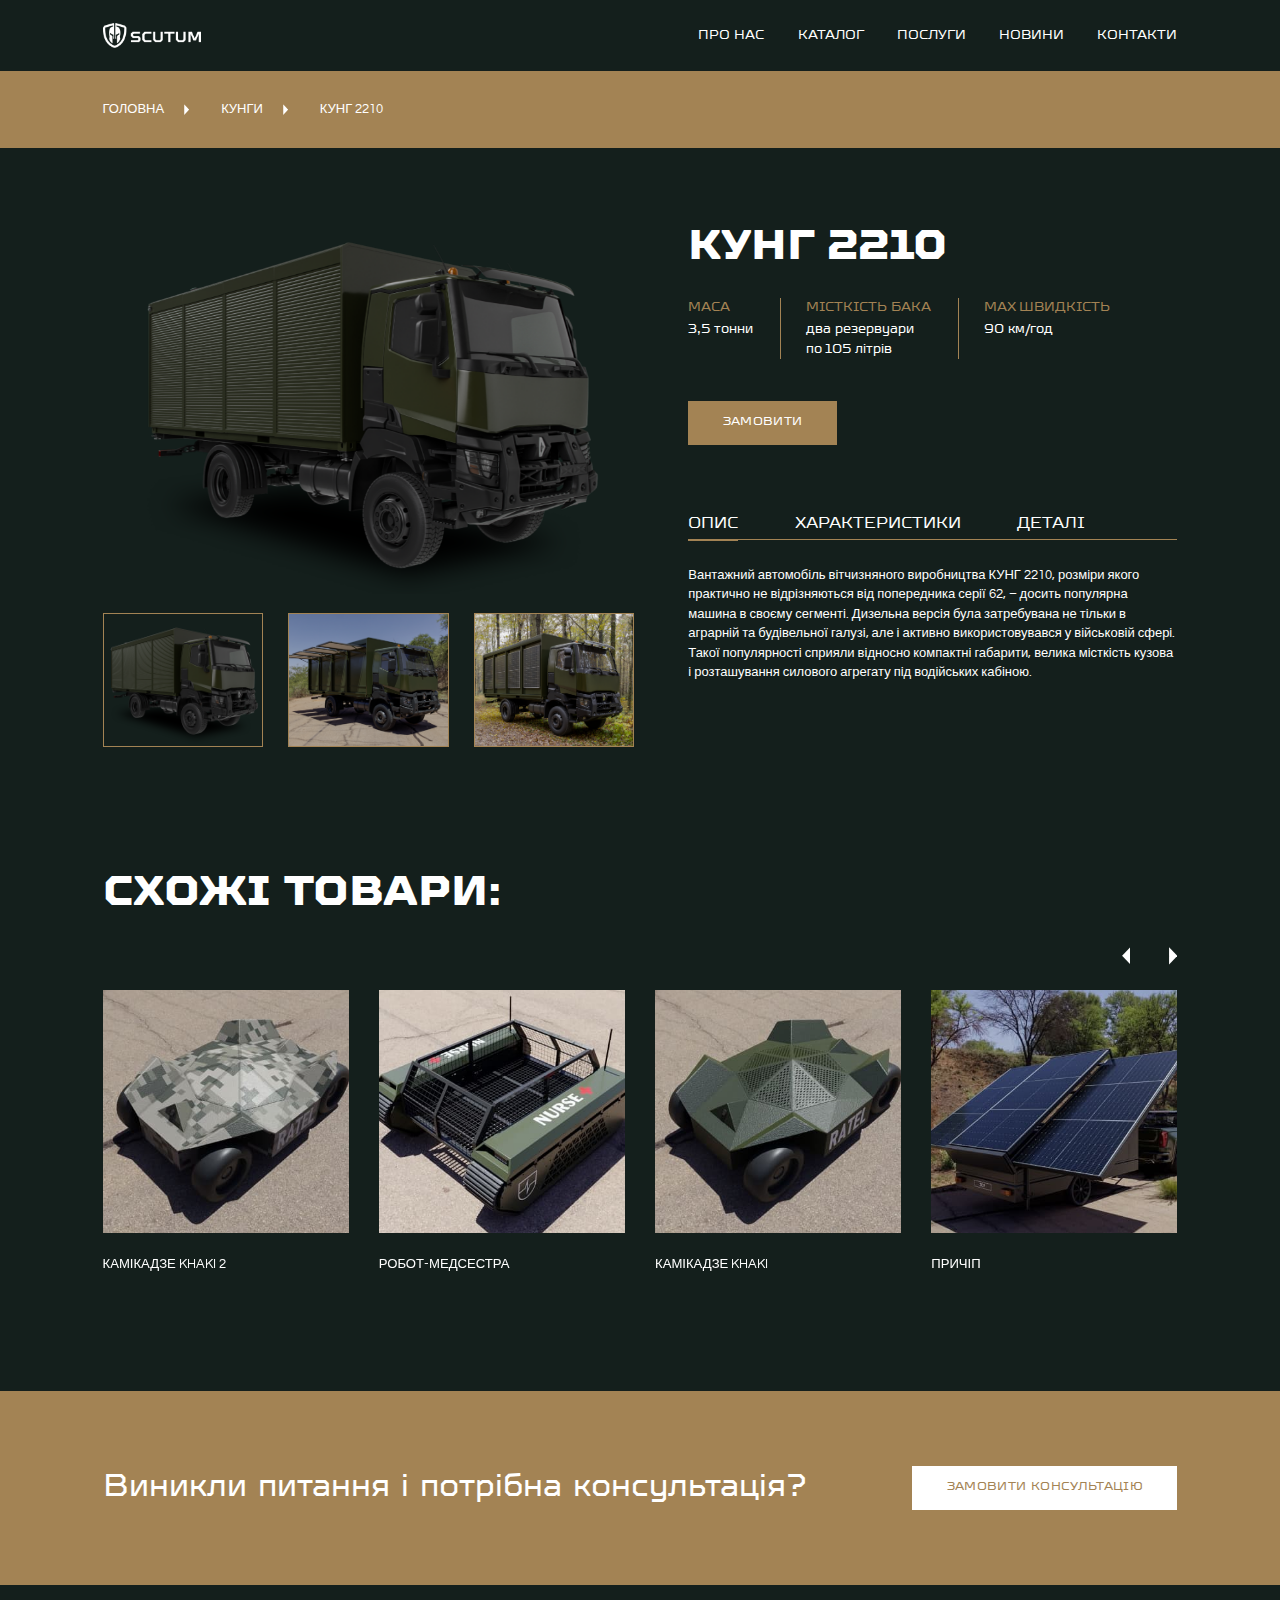
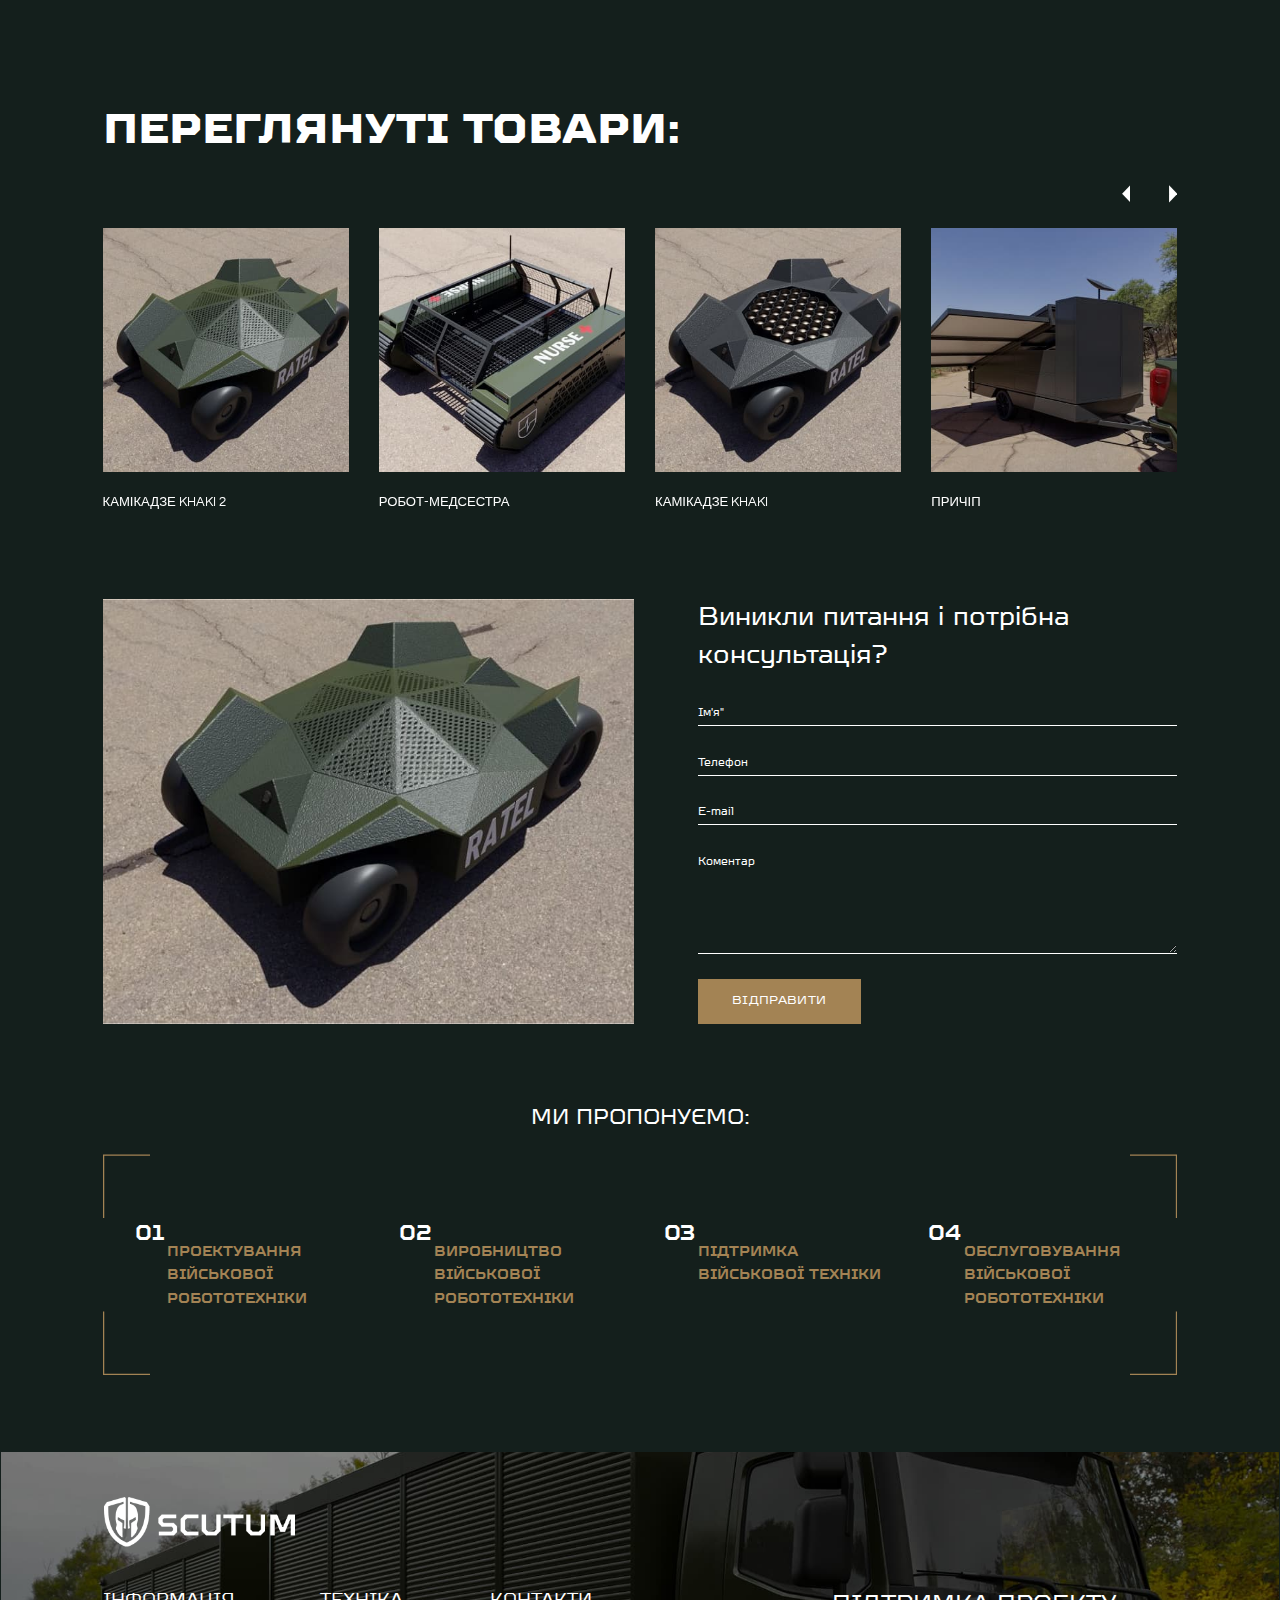
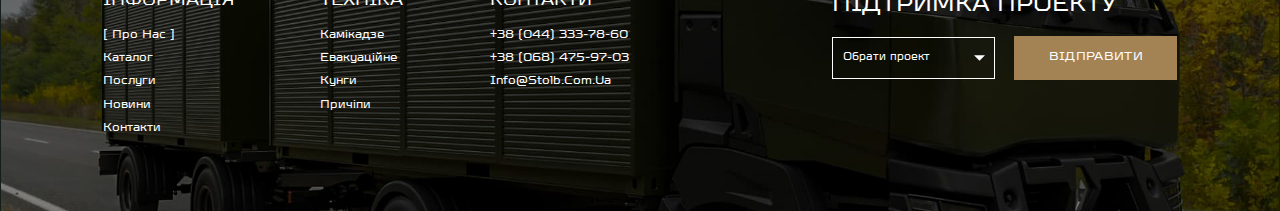
<file: product.html>
<!DOCTYPE html>
<html lang="en">

<head>
    <meta charset="UTF-8">
    <meta http-equiv="X-UA-Compatible" content="IE=edge">
    <meta name="viewport" content="width=device-width, initial-scale=1.0">
    <title>Product</title>

    <link rel="preconnect" href="https://fonts.googleapis.com">
    <link rel="preconnect" href="https://fonts.gstatic.com" crossorigin>
    <link href="https://fonts.googleapis.com/css2?family=Questrial&display=swap" rel="stylesheet">
    <link href="https://unpkg.com/aos@2.3.1/dist/aos.css" rel="stylesheet">
    <link rel="stylesheet" href="https://cdn.jsdelivr.net/npm/swiper@11/swiper-bundle.min.css" />
    <link rel="stylesheet" href="css/style.min.css">
</head>

<body>

    <div class="big-wrapper">
        <header class="header" data-aos="fade-down">
            <div class="container">
                <div class="header__inner">
                    <a class="header__logo logo" href="#">
                        <img class="logo__img" src="images/logo.png" alt="logo">
                    </a>
                    <div class="header__wrapper">
                        <nav class="header__menu header-menu">
                            <ul class="header-menu__list">
                                <li class="header-menu__list-item">
                                    <a class="header-menu__list-link" href="#">
                                        про нас
                                    </a>
                                </li>
                                <li class="header-menu__list-item">
                                    <a class="header-menu__list-link" href="#">
                                        Каталог
                                    </a>
                                </li>
                                <li class="header-menu__list-item">
                                    <a class="header-menu__list-link" href="#">
                                        послуги
                                    </a>
                                </li>
                                <li class="header-menu__list-item">
                                    <a class="header-menu__list-link" href="#">
                                        Новини
                                    </a>
                                </li>
                                <li class="header-menu__list-item">
                                    <a class="header-menu__list-link" href="#">
                                        Контакти
                                    </a>
                                </li>
                            </ul>
                        </nav>
                    </div>
                    <div class="menu-btn">
                        <div class="line line__1"></div>
                        <div class="line line__2"></div>
                        <div class="line line__3"></div>
                    </div>
                </div>
            </div>
        </header>
        <div class="wrapper">
            <main class="main">
                <div class="main__breadcrumbs breadcrumbs">
                    <div class="container">
                        <ul class="breadcrumbs__list">
                            <li class="breadcrumbs__list-item">
                                <a class="breadcrumbs__list-link" href="#">
                                    головна
                                </a>
                            </li>
                            <li class="breadcrumbs__list-item">
                                <a class="breadcrumbs__list-link" href="#">
                                    кунги
                                </a>
                            </li>
                            <li class="breadcrumbs__list-item">
                                <a class="breadcrumbs__list-link" href="#">
                                    кунг 2210
                                </a>
                            </li>
                        </ul>
                    </div>
                </div>
                <section class="main__product product">
                    <div class="container">
                        <div class="product__inner">
                            <div class="product__view product-view">
                                <div class="product-view__swiper product-swiper swiper">
                                    <div class="swiper-wrapper">
                                        <div class="product-swiper__slide product-slide swiper-slide">
                                            <img class="product-slide__img" src="images/product-img-1.png" alt="img">
                                        </div>
                                        <div class="product-swiper__slide product-slide swiper-slide">
                                            <img class="product-slide__img" src="images/product-img-2.png" alt="img">
                                        </div>
                                        <div class="product-swiper__slide product-slide swiper-slide">
                                            <img class="product-slide__img" src="images/product-img-3.png" alt="img">
                                        </div>
                                        <div class="product-swiper__slide product-slide swiper-slide">
                                            <img class="product-slide__img" src="images/product-img-1.png" alt="img">
                                        </div>
                                        <div class="product-swiper__slide product-slide swiper-slide">
                                            <img class="product-slide__img" src="images/product-img-2.png" alt="img">
                                        </div>
                                        <div class="product-swiper__slide product-slide swiper-slide">
                                            <img class="product-slide__img" src="images/product-img-3.png" alt="img">
                                        </div>
                                    </div>
                                </div>
                                <div thumbsSlider="" class="product-view__thumbs-swiper product-thumbs swiper">
                                    <div class="swiper-wrapper">
                                        <div class="product-thumbs__side product-thumbs-slide swiper-slide">
                                            <img class="product-thumbs-slide__img" src="images/product-img-1.png"
                                                alt="img">
                                        </div>
                                        <div class="product-thumbs__side product-thumbs-slide swiper-slide">
                                            <img class="product-thumbs-slide__img" src="images/product-img-2.png"
                                                alt="img">
                                        </div>
                                        <div class="product-thumbs__side product-thumbs-slide swiper-slide">
                                            <img class="product-thumbs-slide__img" src="images/product-img-3.png"
                                                alt="img">
                                        </div>
                                        <div class="product-thumbs__side product-thumbs-slide swiper-slide">
                                            <img class="product-thumbs-slide__img" src="images/product-img-1.png"
                                                alt="img">
                                        </div>
                                        <div class="product-thumbs__side product-thumbs-slide swiper-slide">
                                            <img class="product-thumbs-slide__img" src="images/product-img-2.png"
                                                alt="img">
                                        </div>
                                        <div class="product-thumbs__side product-thumbs-slide swiper-slide">
                                            <img class="product-thumbs-slide__img" src="images/product-img-3.png"
                                                alt="img">
                                        </div>
                                    </div>
                                </div>
                            </div>
                            <div class="product__body product-body">
                                <h2 class="product-body__title title">
                                    кунг 2210
                                </h2>
                                <div class="product-body__info product-info">
                                    <div class="product-info__item">
                                        <div class="product-info__item-title">
                                            маса
                                        </div>
                                        <div class="product-info__item-text">
                                            3,5 тонни
                                        </div>
                                    </div>
                                    <div class="product-info__item">
                                        <div class="product-info__item-title">
                                            місткість бака
                                        </div>
                                        <div class="product-info__item-text">
                                            два резервуари <br>
                                            по 105 літрів
                                        </div>
                                    </div>
                                    <div class="product-info__item">
                                        <div class="product-info__item-title">
                                            Max швидкість
                                        </div>
                                        <div class="product-info__item-text">
                                            90 км/год
                                        </div>
                                    </div>
                                </div>
                                <a class="product-body__link btn" href="#">
                                    замовити
                                </a>
                                <div class="product-body__description description">
                                    <div class="description__tubs description-tubs">
                                        <div class="description-tubs__button description-tubs__button--active" id="0">
                                            опис
                                        </div>
                                        <div class="description-tubs__button" id="1">
                                            характеристики
                                        </div>
                                        <div class="description-tubs__button" id="2">
                                            Деталі
                                        </div>
                                    </div>
                                    <div class="description__inner">
                                        <div class="description__item description__item--active" id="0">
                                            <p class="description__item-text">
                                                Вантажний автомобіль вітчизняного виробництва КУНГ 2210, розміри якого
                                                практично
                                                не відрізняються від попередника серії 62, – досить популярна машина в
                                                своєму
                                                сегменті. Дизельна версія була затребувана не тільки в аграрній та
                                                будівельної
                                                галузі, але і активно використовувався у військовій сфері. Такої
                                                популярності
                                                сприяли відносно компактні габарити, велика місткість кузова і
                                                розташування
                                                силового агрегату під водійських кабіною.
                                            </p>
                                        </div>
                                        <div class="description__item" id="1">
                                            <p class="description__item-text">
                                                Вантажний автомобіль вітчизняного виробництва КУНГ 2210, розміри якого
                                                практично
                                                не відрізняються від попередника серії 62, – досить популярна машина в
                                                своєму
                                                сегменті. Дизельна версія була затребувана не тільки в аграрній та
                                                будівельної
                                                галузі, але і активно використовувався у військовій сфері. Такої
                                                популярності
                                                сприяли відносно компактні габарити, велика місткість кузова і
                                                розташування
                                                силового агрегату під водійських кабіною. 2
                                            </p>
                                        </div>
                                        <div class="description__item" id="2">
                                            <p class="description__item-text">
                                                Вантажний автомобіль вітчизняного виробництва КУНГ 2210, розміри якого
                                                практично
                                                не відрізняються від попередника серії 62, – досить популярна машина в
                                                своєму
                                                сегменті. Дизельна версія була затребувана не тільки в аграрній та
                                                будівельної
                                                галузі, але і активно використовувався у військовій сфері. Такої
                                                популярності
                                                сприяли відносно компактні габарити, велика місткість кузова і
                                                розташування
                                                силового агрегату під водійських кабіною. 3
                                            </p>
                                        </div>
                                    </div>
                                </div>
                            </div>
                        </div>
                    </div>
                </section>
                <section class="main__offers offers offers--first">
                    <div class="container">
                        <h2 class="offers__title title">
                            схожі товари:
                        </h2>
                        <div class="offers__swiper offers-swiper swiper">
                            <div class="swiper-wrapper">
                                <div class="offers-swiper__slide offers-slide swiper-slide">
                                    <a class="offers-slide__inner" href="#">
                                        <div class="offers-slide__view offers-slide-view">
                                            <img class="offers-slide-view__img" src="images/offers-img-1.jpg" alt="img">
                                            <div class="offers-slide-view__box">
                                                <div class="offers-slide-view__box-link btn">
                                                    детальніше
                                                </div>
                                            </div>
                                        </div>
                                    </a>
                                    <h5 class="offers-slide__title">
                                        камікадзе Khaki 2
                                    </h5>
                                </div>
                                <div class="offers-swiper__slide offers-slide swiper-slide">
                                    <a class="offers-slide__inner" href="#">
                                        <div class="offers-slide__view offers-slide-view">
                                            <img class="offers-slide-view__img" src="images/offers-img-2.jpg" alt="img">
                                            <div class="offers-slide-view__box">
                                                <div class="offers-slide-view__box-link btn">
                                                    детальніше
                                                </div>
                                            </div>
                                        </div>
                                    </a>
                                    <h5 class="offers-slide__title">
                                        РОБОТ-МЕДСЕСТРА
                                    </h5>
                                </div>
                                <div class="offers-swiper__slide offers-slide swiper-slide">
                                    <a class="offers-slide__inner" href="#">
                                        <div class="offers-slide__view offers-slide-view">
                                            <img class="offers-slide-view__img" src="images/offers-img-3.jpg" alt="img">
                                            <div class="offers-slide-view__box">
                                                <div class="offers-slide-view__box-link btn">
                                                    детальніше
                                                </div>
                                            </div>
                                        </div>
                                    </a>
                                    <h5 class="offers-slide__title">
                                        камікадзе Khaki
                                    </h5>
                                </div>
                                <div class="offers-swiper__slide offers-slide swiper-slide">
                                    <a class="offers-slide__inner" href="#">
                                        <div class="offers-slide__view offers-slide-view">
                                            <img class="offers-slide-view__img" src="images/offers-img-4.jpg" alt="img">
                                            <div class="offers-slide-view__box">
                                                <div class="offers-slide-view__box-link btn">
                                                    детальніше
                                                </div>
                                            </div>
                                        </div>
                                    </a>
                                    <h5 class="offers-slide__title">
                                        причіп
                                    </h5>
                                </div>
                                <div class="offers-swiper__slide offers-slide swiper-slide">
                                    <a class="offers-slide__inner" href="#">
                                        <div class="offers-slide__view offers-slide-view">
                                            <img class="offers-slide-view__img" src="images/offers-img-1.jpg" alt="img">
                                            <div class="offers-slide-view__box">
                                                <div class="offers-slide-view__box-link btn">
                                                    детальніше
                                                </div>
                                            </div>
                                        </div>
                                    </a>
                                    <h5 class="offers-slide__title">
                                        камікадзе Khaki 2
                                    </h5>
                                </div>
                                <div class="offers-swiper__slide offers-slide swiper-slide">
                                    <a class="offers-slide__inner" href="#">
                                        <div class="offers-slide__view offers-slide-view">
                                            <img class="offers-slide-view__img" src="images/offers-img-2.jpg" alt="img">
                                            <div class="offers-slide-view__box">
                                                <div class="offers-slide-view__box-link btn">
                                                    детальніше
                                                </div>
                                            </div>
                                        </div>
                                    </a>
                                    <h5 class="offers-slide__title">
                                        РОБОТ-МЕДСЕСТРА
                                    </h5>
                                </div>
                                <div class="offers-swiper__slide offers-slide swiper-slide">
                                    <a class="offers-slide__inner" href="#">
                                        <div class="offers-slide__view offers-slide-view">
                                            <img class="offers-slide-view__img" src="images/offers-img-3.jpg" alt="img">
                                            <div class="offers-slide-view__box">
                                                <div class="offers-slide-view__box-link btn">
                                                    детальніше
                                                </div>
                                            </div>
                                        </div>
                                    </a>
                                    <h5 class="offers-slide__title">
                                        камікадзе Khaki
                                    </h5>
                                </div>
                                <div class="offers-swiper__slide offers-slide swiper-slide">
                                    <a class="offers-slide__inner" href="#">
                                        <div class="offers-slide__view offers-slide-view">
                                            <img class="offers-slide-view__img" src="images/offers-img-4.jpg" alt="img">
                                            <div class="offers-slide-view__box">
                                                <div class="offers-slide-view__box-link btn">
                                                    детальніше
                                                </div>
                                            </div>
                                        </div>
                                    </a>
                                    <h5 class="offers-slide__title">
                                        причіп
                                    </h5>
                                </div>
                            </div>
                            <div class="offers-swiper__arrows">
                                <div class="offers-swiper__arrows-arrow offers-swiper__arrows-arrow--prev">
                                    <svg xmlns="http://www.w3.org/2000/svg" width="13" height="28" viewBox="0 0 13 28"
                                        fill="none">
                                        <path d="M1.18021e-06 13.9658L13 27.4658L13 0.465818L1.18021e-06 13.9658Z"
                                            fill="white" />
                                    </svg>
                                </div>
                                <div class="offers-swiper__arrows-arrow offers-swiper__arrows-arrow--next">
                                    <svg xmlns="http://www.w3.org/2000/svg" width="13" height="28" viewBox="0 0 13 28"
                                        fill="none">
                                        <path d="M13 13.9658L0 0.46582V27.4658L13 13.9658Z" fill="white" />
                                    </svg>
                                </div>
                            </div>
                        </div>
                    </div>
                </section>
                <section class="main__consultation consultation">
                    <div class="container">
                        <div class="consultation__inner">
                            <h2 class="consultation__title">
                                Виникли питання і потрібна консультація?
                            </h2>
                            <div class="consultation__link btn--white">
                                замовити консультацію
                            </div>
                        </div>
                    </div>
                </section>
                <section class="main__offers offers offers--second">
                    <div class="container">
                        <h2 class="offers__title title">
                            переглянуті товари:
                        </h2>
                        <div class="offers__swiper offers-swiper swiper">
                            <div class="swiper-wrapper">
                                <div class="offers-swiper__slide offers-slide swiper-slide">
                                    <a class="offers-slide__inner" href="#">
                                        <div class="offers-slide__view offers-slide-view">
                                            <img class="offers-slide-view__img" src="images/offers-img-5.jpg" alt="img">
                                            <div class="offers-slide-view__box">
                                                <div class="offers-slide-view__box-link btn">
                                                    детальніше
                                                </div>
                                            </div>
                                        </div>
                                    </a>
                                    <h5 class="offers-slide__title">
                                        камікадзе Khaki 2
                                    </h5>
                                </div>
                                <div class="offers-swiper__slide offers-slide swiper-slide">
                                    <a class="offers-slide__inner" href="#">
                                        <div class="offers-slide__view offers-slide-view">
                                            <img class="offers-slide-view__img" src="images/offers-img-6.jpg" alt="img">
                                            <div class="offers-slide-view__box">
                                                <div class="offers-slide-view__box-link btn">
                                                    детальніше
                                                </div>
                                            </div>
                                        </div>
                                    </a>
                                    <h5 class="offers-slide__title">
                                        РОБОТ-МЕДСЕСТРА
                                    </h5>
                                </div>
                                <div class="offers-swiper__slide offers-slide swiper-slide">
                                    <a class="offers-slide__inner" href="#">
                                        <div class="offers-slide__view offers-slide-view">
                                            <img class="offers-slide-view__img" src="images/offers-img-7.jpg" alt="img">
                                            <div class="offers-slide-view__box">
                                                <div class="offers-slide-view__box-link btn">
                                                    детальніше
                                                </div>
                                            </div>
                                        </div>
                                    </a>
                                    <h5 class="offers-slide__title">
                                        камікадзе Khaki
                                    </h5>
                                </div>
                                <div class="offers-swiper__slide offers-slide swiper-slide">
                                    <a class="offers-slide__inner" href="#">
                                        <div class="offers-slide__view offers-slide-view">
                                            <img class="offers-slide-view__img" src="images/offers-img-8.jpg" alt="img">
                                            <div class="offers-slide-view__box">
                                                <div class="offers-slide-view__box-link btn">
                                                    детальніше
                                                </div>
                                            </div>
                                        </div>
                                    </a>
                                    <h5 class="offers-slide__title">
                                        причіп
                                    </h5>
                                </div>
                                <div class="offers-swiper__slide offers-slide swiper-slide">
                                    <a class="offers-slide__inner" href="#">
                                        <div class="offers-slide__view offers-slide-view">
                                            <img class="offers-slide-view__img" src="images/offers-img-5.jpg" alt="img">
                                            <div class="offers-slide-view__box">
                                                <div class="offers-slide-view__box-link btn">
                                                    детальніше
                                                </div>
                                            </div>
                                        </div>
                                    </a>
                                    <h5 class="offers-slide__title">
                                        камікадзе Khaki 2
                                    </h5>
                                </div>
                                <div class="offers-swiper__slide offers-slide swiper-slide">
                                    <a class="offers-slide__inner" href="#">
                                        <div class="offers-slide__view offers-slide-view">
                                            <img class="offers-slide-view__img" src="images/offers-img-6.jpg" alt="img">
                                            <div class="offers-slide-view__box">
                                                <div class="offers-slide-view__box-link btn">
                                                    детальніше
                                                </div>
                                            </div>
                                        </div>
                                    </a>
                                    <h5 class="offers-slide__title">
                                        РОБОТ-МЕДСЕСТРА
                                    </h5>
                                </div>
                                <div class="offers-swiper__slide offers-slide swiper-slide">
                                    <a class="offers-slide__inner" href="#">
                                        <div class="offers-slide__view offers-slide-view">
                                            <img class="offers-slide-view__img" src="images/offers-img-7.jpg" alt="img">
                                            <div class="offers-slide-view__box">
                                                <div class="offers-slide-view__box-link btn">
                                                    детальніше
                                                </div>
                                            </div>
                                        </div>
                                    </a>
                                    <h5 class="offers-slide__title">
                                        камікадзе Khaki
                                    </h5>
                                </div>
                                <div class="offers-swiper__slide offers-slide swiper-slide">
                                    <a class="offers-slide__inner" href="#">
                                        <div class="offers-slide__view offers-slide-view">
                                            <img class="offers-slide-view__img" src="images/offers-img-8.jpg" alt="img">
                                            <div class="offers-slide-view__box">
                                                <div class="offers-slide-view__box-link btn">
                                                    детальніше
                                                </div>
                                            </div>
                                        </div>
                                    </a>
                                    <h5 class="offers-slide__title">
                                        причіп
                                    </h5>
                                </div>
                            </div>
                            <div class="offers-swiper__arrows">
                                <div class="offers-swiper__arrows-arrow offers-swiper__arrows-arrow--prev">
                                    <svg xmlns="http://www.w3.org/2000/svg" width="13" height="28" viewBox="0 0 13 28"
                                        fill="none">
                                        <path d="M1.18021e-06 13.9658L13 27.4658L13 0.465818L1.18021e-06 13.9658Z"
                                            fill="white" />
                                    </svg>
                                </div>
                                <div class="offers-swiper__arrows-arrow offers-swiper__arrows-arrow--next">
                                    <svg xmlns="http://www.w3.org/2000/svg" width="13" height="28" viewBox="0 0 13 28"
                                        fill="none">
                                        <path d="M13 13.9658L0 0.46582V27.4658L13 13.9658Z" fill="white" />
                                    </svg>
                                </div>
                            </div>
                        </div>
                    </div>
                </section>
                <section class="main__contact contact contact--second">
                    <div class="container">
                        <div class="contact__inner">
                            <div class="contact__img">
                                <img class="contact__img-image" src="images/contact-img.jpg" alt="img">
                            </div>
                            <form class="contact__form contact-form" action="#" method="post">
                                <h2 class="contact-form__title">
                                    Виникли питання і потрібна консультація?
                                </h2>
                                <div class="contact-form__inner">
                                    <div class="contact-form__box">
                                        <label class="contact-form__box-label" for="">
                                            Ім'я"
                                        </label>
                                        <input class="contact-form__box-input" type="text" placeholder="">
                                    </div>
                                    <div class="contact-form__box">
                                        <label class="contact-form__box-label" for="">
                                            Телефон
                                        </label>
                                        <input class="contact-form__box-input" type="tel">
                                    </div>
                                    <div class="contact-form__box">
                                        <label class="contact-form__box-label" for="">
                                            E-mail
                                        </label>
                                        <input class="contact-form__box-input" type="email">
                                    </div>
                                    <div class="contact-form__box">
                                        <label class="contact-form__box-label" for="">
                                            Коментар
                                        </label>
                                        <textarea class="contact-form__box-textarea" cols="30" rows="10"></textarea>
                                    </div>
                                </div>
                                <button class="contact-form__button btn" type="submit">
                                    відправити
                                </button>
                            </form>
                        </div>
                    </div>
                </section>
                <section class="mian__proposes proposes">
                    <div class="container">
                        <h2 class="proposes__title">
                            ми пропонуємо:
                        </h2>
                        <div class="proposes__inner">
                            <svg class="proposes__corner" xmlns="http://www.w3.org/2000/svg" width="75" height="101"
                                viewBox="0 0 75 101" fill="none">
                                <path d="M75 1H1V101" stroke="#A38354" stroke-width="2" />
                            </svg>
                            <svg class="proposes__corner" xmlns="http://www.w3.org/2000/svg" width="75" height="101"
                                viewBox="0 0 75 101" fill="none">
                                <path d="M0 1H74V101" stroke="#A38354" stroke-width="2" />
                            </svg>
                            <svg class="proposes__corner" xmlns="http://www.w3.org/2000/svg" width="75" height="101"
                                viewBox="0 0 75 101" fill="none">
                                <path d="M75 100H1V-2.38419e-06" stroke="#A38354" stroke-width="2" />
                            </svg>
                            <svg class="proposes__corner" xmlns="http://www.w3.org/2000/svg" width="75" height="101"
                                viewBox="0 0 75 101" fill="none">
                                <path d="M0 100H74V-2.38419e-06" stroke="#A38354" stroke-width="2" />
                            </svg>
                            <ol class="proposes__list">
                                <li class="proposes__list-item">
                                    <div class="proposes__list-number">
                                        01
                                    </div>
                                    <p class="proposes__list-text">
                                        проектування
                                        військової
                                        робототехніки
                                    </p>
                                </li>
                                <li class="proposes__list-item">
                                    <div class="proposes__list-number">
                                        02
                                    </div>
                                    <p class="proposes__list-text">
                                        виробництво
                                        військової
                                        робототехніки
                                    </p>
                                </li>
                                <li class="proposes__list-item">
                                    <div class="proposes__list-number">
                                        03
                                    </div>
                                    <p class="proposes__list-text">
                                        підтримка
                                        військової
                                        техніки
                                    </p>
                                </li>
                                <li class="proposes__list-item">
                                    <div class="proposes__list-number">
                                        04
                                    </div>
                                    <p class="proposes__list-text">
                                        обслуговування
                                        військової
                                        робототехніки
                                    </p>
                                </li>
                            </ol>
                        </div>
                    </div>
                </section>
                <section class="main__contact contact popup contact--popup">
                    <div class="container">
                        <div class="contact__inner">
                            <div class="contact__close popup-close">
                                <svg xmlns="http://www.w3.org/2000/svg" width="50" height="50" viewBox="0 0 50 50"
                                    fill="none">
                                    <path d="M0.178424 49.7487L49.6759 0.251263M0.178424 0.251263L49.6759 49.7487"
                                        stroke="white" stroke-width="0.5" />
                                </svg>
                            </div>
                            <form class="contact__form contact-form" action="#" method="post">
                                <h2 class="contact-form__title">
                                    ВІДПРАВИТИ ЗАЯВКУ
                                </h2>
                                <div class="contact-form__inner">
                                    <div class="contact-form__box">
                                        <label class="contact-form__box-label" for="">
                                            Ім'я"
                                        </label>
                                        <input class="contact-form__box-input" type="text" placeholder="">
                                    </div>
                                    <div class="contact-form__box">
                                        <label class="contact-form__box-label" for="">
                                            Телефон
                                        </label>
                                        <input class="contact-form__box-input" type="tel">
                                    </div>
                                    <div class="contact-form__box">
                                        <label class="contact-form__box-label" for="">
                                            E-mail
                                        </label>
                                        <input class="contact-form__box-input" type="email">
                                    </div>
                                    <div class="contact-form__box">
                                        <label class="contact-form__box-label" for="">
                                            Коментар
                                        </label>
                                        <textarea class="contact-form__box-textarea" cols="30" rows="10"></textarea>
                                    </div>
                                </div>
                                <button class="contact-form__button btn--white" type="submit">
                                    відправити
                                </button>
                            </form>
                        </div>
                    </div>
                </section>
            </main>
            <footer class="footer">
                <img class="footer__img" src="images/footer-bg.jpg" alt="img">
                <div class="container">
                    <a class="footer__logo logo" href="#">
                        <img class="logo__img" src="images/logo.png" alt="logo">
                    </a>
                    <div class="footer__inner">
                        <div class="footer__wrapper">
                            <div class="footer__menu footer-menu">
                                <h6 class="footer-menu__title">
                                    інформація
                                </h6>
                                <ul class="footer-menu__list">
                                    <li class="footer-menu__list-item">
                                        <a class="footer-menu__list-link" href="#">
                                            [ про нас ]
                                        </a>
                                    </li>
                                    <li class="footer-menu__list-item">
                                        <a class="footer-menu__list-link" href="#">
                                            Каталог
                                        </a>
                                    </li>
                                    <li class="footer-menu__list-item">
                                        <a class="footer-menu__list-link" href="#">
                                            послуги
                                        </a>
                                    </li>
                                    <li class="footer-menu__list-item">
                                        <a class="footer-menu__list-link" href="#">
                                            Новини
                                        </a>
                                    </li>
                                    <li class="footer-menu__list-item">
                                        <a class="footer-menu__list-link" href="#">
                                            Контакти
                                        </a>
                                    </li>
                                </ul>
                            </div>
                            <div class="footer__menu footer-menu">
                                <h6 class="footer-menu__title">
                                    техніка
                                </h6>
                                <ul class="footer-menu__list">
                                    <li class="footer-menu__list-item">
                                        <a class="footer-menu__list-link" href="#">
                                            Камікадзе
                                        </a>
                                    </li>
                                    <li class="footer-menu__list-item">
                                        <a class="footer-menu__list-link" href="#">
                                            евакуаційне
                                        </a>
                                    </li>
                                    <li class="footer-menu__list-item">
                                        <a class="footer-menu__list-link" href="#">
                                            Кунги
                                        </a>
                                    </li>
                                    <li class="footer-menu__list-item">
                                        <a class="footer-menu__list-link" href="#">
                                            Причіпи
                                        </a>
                                    </li>
                                </ul>
                            </div>
                            <div class="footer__menu footer-menu">
                                <h6 class="footer-menu__title">
                                    контакти
                                </h6>
                                <ul class="footer-menu__list">
                                    <li class="footer-menu__list-item">
                                        <a class="footer-menu__list-link" href="tel:+380443337860">
                                            +38 (044) 333-78-60
                                        </a>
                                    </li>
                                    <li class="footer-menu__list-item">
                                        <a class="footer-menu__list-link" href="tel:+380684759703">
                                            +38 (068) 475-97-03
                                        </a>
                                    </li>
                                    <li class="footer-menu__list-item">
                                        <a class="footer-menu__list-link" href="mailto:info@stolb.com.ua">
                                            info@stolb.com.ua
                                        </a>
                                    </li>
                                </ul>
                            </div>
                        </div>
                        <section class="footer__support support">
                            <div class="support__inner">
                                <div class="support__tiling">
                                    <h2 class="support__tiling-title title">
                                        Підтримка проекту
                                    </h2>
                                </div>
                                <form class="support__form support-form" action="#">
                                    <div class="support-form__select custom-select">
                                        <select>
                                            <option value="0">Обрати проект</option>
                                            <option value="1">Обрати проект 1</option>
                                            <option value="2">Обрати проект 2</option>
                                            <option value="3">Обрати проект 3</option>
                                        </select>
                                    </div>
                                    <button class="support-form__button btn">
                                        відправити
                                    </button>
                                </form>
                            </div>
                        </section>
                    </div>
                </div>
            </footer>
        </div>
    </div>

    <script src="https://ajax.googleapis.com/ajax/libs/jquery/3.6.3/jquery.min.js"></script>
    <script src="https://cdn.jsdelivr.net/npm/swiper@11/swiper-bundle.min.js"></script>
    <script src="https://unpkg.com/aos@2.3.1/dist/aos.js"></script>
    <script src="js/main.min.js"></script>
</body>

</html>
</file>
<file: css/style.min.css>
@font-face{font-family:"TT Octosquares";src:url("../fonts/TTOctosquares-Light.eot");src:local("☺"),url("../fonts/TTOctosquares-Light.woff") format("woff"),url("../fonts/TTOctosquares-Light.ttf") format("truetype");font-weight:300;font-style:normal}@font-face{font-family:"TT Octosquares";src:url("../fonts/TTOctosquares-Regular.eot");src:local("☺"),url("../fonts/TTOctosquares-Regular.woff") format("woff"),url("../fonts/TTOctosquares-Regular.ttf") format("truetype");font-weight:400;font-style:normal}@font-face{font-family:"TT Octosquares";src:url("../fonts/TTOctosquares-Medium.eot");src:local("☺"),url("../fonts/TTOctosquares-Medium.woff") format("woff"),url("../fonts/TTOctosquares-Medium.ttf") format("truetype");font-weight:500;font-style:normal}@font-face{font-family:"TT Octosquares";src:url("../fonts/TTOctosquares-DBold.eot");src:local("☺"),url("../fonts/TTOctosquares-DBold.woff") format("woff"),url("../fonts/TTOctosquares-DBold.ttf") format("truetype");font-weight:600;font-style:normal}@font-face{font-family:"TT Octosquares";src:url("../fonts/TTOctosquares-XBold.eot");src:local("☺"),url("../fonts/TTOctosquares-XBold.woff") format("woff"),url("../fonts/TTOctosquares-XBold.ttf") format("truetype");font-weight:800;font-style:normal}*{padding:0;margin:0;border:0}*,*:before,*:after{-webkit-box-sizing:border-box;box-sizing:border-box}:focus,:active{outline:none}a:focus,a:active{outline:none}nav,footer,header,aside{display:block}html,body{height:100%;width:100%;font-size:100%;line-height:1;font-size:14rem;-ms-text-size-adjust:100%;-moz-text-size-adjust:100%;-webkit-text-size-adjust:100%}input,button,textarea{font-family:inherit}input::-ms-clear{display:none}button{cursor:pointer}button::-moz-focus-inner{padding:0;border:0}a,a:visited{text-decoration:none}a:hover{text-decoration:none}ul li{list-style:none}img{vertical-align:top}h1,h2,h3,h4,h5,h6{font-size:inherit;font-weight:400}button{background:unset}html{font-size:1px}html,body{height:100%;background:#141f1c;font-family:"TT Octosquares";scroll-behavior:smooth}.body--popup{overflow:hidden;padding-right:22.6rem}.big-wrapper{overflow:hidden}.wrapper{display:-webkit-box;display:-ms-flexbox;display:flex;-webkit-box-orient:vertical;-webkit-box-direction:normal;-ms-flex-direction:column;flex-direction:column;min-height:100%}.main{-webkit-box-flex:1;-ms-flex:1 0 auto;flex:1 0 auto}.footer{-webkit-box-flex:0;-ms-flex:0 0 auto;flex:0 0 auto}.container{max-width:1645rem;margin:0 auto;padding:0 15rem}.logo{display:block}.logo__img{width:100%;height:100%;-o-object-fit:contain;object-fit:contain}.btn{color:#fff;text-align:center;letter-spacing:.54rem;text-transform:uppercase;background:#a38354;border:1rem solid #a38354;display:-webkit-box;display:-ms-flexbox;display:flex;-webkit-box-pack:center;-ms-flex-pack:center;justify-content:center;-webkit-box-align:center;-ms-flex-align:center;align-items:center;-webkit-transition:background .3s;-o-transition:background .3s;transition:background .3s;font-size:18rem;line-height:27rem;padding-top:19rem;padding-right:52rem;padding-bottom:19rem;padding-left:52rem}@media(max-width: 1250rem){.btn{font-size:calc(14rem + 4 * ((61vw - 200rem) / 1050))}}@media(max-width: 1250rem){.btn{line-height:calc(20rem + 7 * ((61vw - 200rem) / 1050))}}@media(max-width: 1250rem){.btn{padding-top:calc(12rem + 7 * ((61vw - 200rem) / 1050))}}@media(max-width: 1250rem){.btn{padding-right:calc(25rem + 27 * ((61vw - 200rem) / 1050))}}@media(max-width: 1250rem){.btn{padding-bottom:calc(12rem + 7 * ((61vw - 200rem) / 1050))}}@media(max-width: 1250rem){.btn{padding-left:calc(25rem + 27 * ((61vw - 200rem) / 1050))}}.btn:hover{background:rgba(0,0,0,0)}.menu-btn{display:none;-webkit-box-pack:center;-ms-flex-pack:center;justify-content:center;-webkit-box-align:center;-ms-flex-align:center;align-items:center;width:50rem;height:40rem;-webkit-box-orient:vertical;-webkit-box-direction:normal;-ms-flex-direction:column;flex-direction:column;-webkit-transition:all 300ms cubic-bezier(0.8, 0, 0.33, 1.25);-o-transition:all 300ms cubic-bezier(0.8, 0, 0.33, 1.25);transition:all 300ms cubic-bezier(0.8, 0, 0.33, 1.25);cursor:pointer;z-index:101}@media(max-width: 1250rem){.menu-btn{height:calc(30rem + 10 * ((61vw - 200rem) / 1050))}}.menu-btn.close .line__1{-webkit-transform:rotate(45deg) translate(2rem, -3rem);-ms-transform:rotate(45deg) translate(2rem, -3rem);transform:rotate(45deg) translate(2rem, -3rem)}.menu-btn.close .line__2{-webkit-transform:rotate(-45deg);-ms-transform:rotate(-45deg);transform:rotate(-45deg)}.menu-btn.close .line__3{-webkit-transform:rotate(45deg) translate(-2rem, 3rem);-ms-transform:rotate(45deg) translate(-2rem, 3rem);transform:rotate(45deg) translate(-2rem, 3rem)}.menu-btn .line{width:25rem;background:#fff;height:2rem;margin:3rem 0;-webkit-transition:all 300ms cubic-bezier(0.9, 0, 0.33, 1);-o-transition:all 300ms cubic-bezier(0.9, 0, 0.33, 1);transition:all 300ms cubic-bezier(0.9, 0, 0.33, 1)}.menu-btn .line__1{width:25rem;-webkit-transform-origin:left;-ms-transform-origin:left;transform-origin:left}.menu-btn .line__2{width:25rem;-webkit-transform-origin:center;-ms-transform-origin:center;transform-origin:center}.menu-btn .line__3{width:25rem;-webkit-transform-origin:right;-ms-transform-origin:right;transform-origin:right}.btn--white{color:#a38354;text-align:center;display:-webkit-box;display:-ms-flexbox;display:flex;-webkit-box-pack:center;-ms-flex-pack:center;justify-content:center;-webkit-box-align:center;-ms-flex-align:center;align-items:center;letter-spacing:.54rem;text-transform:uppercase;font-size:18rem;line-height:27rem;padding-top:19rem;padding-right:52rem;padding-bottom:19rem;padding-left:52rem;background:#fff;border:1rem solid rgba(0,0,0,0);-webkit-transition:background .3s,border .3s,color .3s;-o-transition:background .3s,border .3s,color .3s;transition:background .3s,border .3s,color .3s}@media(max-width: 1250rem){.btn--white{font-size:calc(14rem + 4 * ((61vw - 200rem) / 1050))}}@media(max-width: 1250rem){.btn--white{line-height:calc(20rem + 7 * ((61vw - 200rem) / 1050))}}@media(max-width: 1250rem){.btn--white{padding-top:calc(12rem + 7 * ((61vw - 200rem) / 1050))}}@media(max-width: 1250rem){.btn--white{padding-right:calc(25rem + 27 * ((61vw - 200rem) / 1050))}}@media(max-width: 1250rem){.btn--white{padding-bottom:calc(12rem + 7 * ((61vw - 200rem) / 1050))}}@media(max-width: 1250rem){.btn--white{padding-left:calc(25rem + 27 * ((61vw - 200rem) / 1050))}}.btn--white:hover{background:rgba(0,0,0,0);color:#fff;border:1rem solid #fff}.title{color:#fff;font-weight:800;text-transform:uppercase;font-size:64rem;line-height:96rem;margin-bottom:40rem}@media(max-width: 1250rem){.title{font-size:calc(36rem + 28 * ((61vw - 200rem) / 1050))}}@media(max-width: 1250rem){.title{line-height:calc(44rem + 52 * ((61vw - 200rem) / 1050))}}@media(max-width: 1250rem){.title{margin-bottom:calc(20rem + 20 * ((61vw - 200rem) / 1050))}}.digits{color:#a38354;text-transform:uppercase;font-size:22rem;line-height:33rem}@media(max-width: 1250rem){.digits{font-size:calc(14rem + 8 * ((61vw - 200rem) / 1050))}}@media(max-width: 1250rem){.digits{line-height:calc(20rem + 13 * ((61vw - 200rem) / 1050))}}.burger{display:none;-webkit-box-orient:vertical;-webkit-box-direction:normal;-ms-flex-direction:column;flex-direction:column;-webkit-box-pack:center;-ms-flex-pack:center;justify-content:center;-webkit-box-align:center;-ms-flex-align:center;align-items:center;gap:10rem;width:40rem;height:30rem}@media(max-width: 1250rem){.burger{width:calc(35rem + 5 * ((61vw - 200rem) / 1050))}}@media(max-width: 1250rem){.burger{height:calc(27.5rem + 2.5 * ((61vw - 200rem) / 1050))}}.burger span{height:1rem;width:100%;background:#fff}.text{color:#f2f2f2;font-family:"Questrial",sans-serif;text-transform:uppercase;font-size:20rem;line-height:34rem}@media(max-width: 1250rem){.text{font-size:calc(14rem + 6 * ((61vw - 200rem) / 1050))}}@media(max-width: 1250rem){.text{line-height:calc(20rem + 14 * ((61vw - 200rem) / 1050))}}.custom-select{position:relative;width:100%;text-align:left}.custom-select select{display:none}.select-selected{-webkit-transition:background .3s;-o-transition:background .3s;transition:background .3s}.select-selected:hover{background:#a38354}.select-selected:after{content:"";position:absolute;-webkit-transform:translateY(-50%);-ms-transform:translateY(-50%);transform:translateY(-50%);top:50%;right:40rem;width:27rem;height:13rem;background-image:url(../images/drop-icon.svg);background-repeat:no-repeat;background-size:contain;-webkit-transition:-webkit-transform .3s;transition:-webkit-transform .3s;-o-transition:transform .3s;transition:transform .3s;transition:transform .3s, -webkit-transform .3s}@media(max-width: 1250rem){.select-selected:after{right:calc(15rem + 25 * ((61vw - 200rem) / 1050))}}@media(max-width: 1250rem){.select-selected:after{width:calc(18rem + 9 * ((61vw - 200rem) / 1050))}}@media(max-width: 1250rem){.select-selected:after{height:calc(7rem + 6 * ((61vw - 200rem) / 1050))}}.select-selected.select-arrow-active:after{-webkit-transform:translateY(-50%) rotate(-180deg);-ms-transform:translateY(-50%) rotate(-180deg);transform:translateY(-50%) rotate(-180deg)}.select-items div,.select-selected{color:#fff;border:1rem solid #fff;cursor:pointer;padding-top:19rem;padding-right:40rem;padding-bottom:19rem;padding-left:40rem;text-transform:uppercase;font-size:16rem;line-height:24rem;-webkit-transition:background .3s;-o-transition:background .3s;transition:background .3s}@media(max-width: 1250rem){.select-items div,.select-selected{padding-top:calc(12rem + 7 * ((61vw - 200rem) / 1050))}}@media(max-width: 1250rem){.select-items div,.select-selected{padding-right:calc(15rem + 25 * ((61vw - 200rem) / 1050))}}@media(max-width: 1250rem){.select-items div,.select-selected{padding-bottom:calc(12rem + 7 * ((61vw - 200rem) / 1050))}}@media(max-width: 1250rem){.select-items div,.select-selected{padding-left:calc(15rem + 25 * ((61vw - 200rem) / 1050))}}@media(max-width: 1250rem){.select-items div,.select-selected{font-size:calc(14rem + 2 * ((61vw - 200rem) / 1050))}}@media(max-width: 1250rem){.select-items div,.select-selected{line-height:calc(20rem + 4 * ((61vw - 200rem) / 1050))}}.select-items{position:absolute;top:100%;left:0;right:0;z-index:99}.select-items div{background:#141f1c;-webkit-transition:background .3s;-o-transition:background .3s;transition:background .3s}.select-items div:hover{background:#a38354}.select-hide{display:none}.popup{position:fixed;top:0;left:0;right:0;bottom:0;width:100%;height:100%;display:-webkit-box;display:-ms-flexbox;display:flex;-webkit-box-pack:center;-ms-flex-pack:center;justify-content:center;-webkit-box-align:center;-ms-flex-align:center;align-items:center;z-index:100;background:rgba(0,0,0,.75);display:none}.popup .container{display:-webkit-box;display:-ms-flexbox;display:flex;min-height:100%;-webkit-box-pack:center;-ms-flex-pack:center;justify-content:center;-webkit-box-align:center;-ms-flex-align:center;align-items:center;padding:16rem}.popup__inner{max-width:400rem;width:100%;border-radius:32rem;background:#fff;padding:24rem}.popup-close{position:absolute;width:70rem;height:70rem;right:40rem;top:40rem;cursor:pointer}@media(max-width: 1250rem){.popup-close{width:calc(25rem + 45 * ((61vw - 200rem) / 1050))}}@media(max-width: 1250rem){.popup-close{height:calc(25rem + 45 * ((61vw - 200rem) / 1050))}}@media(max-width: 1250rem){.popup-close{right:calc(15rem + 25 * ((61vw - 200rem) / 1050))}}@media(max-width: 1250rem){.popup-close{top:calc(15rem + 25 * ((61vw - 200rem) / 1050))}}.popup-close svg{width:100%;height:100%}.header{padding-top:35rem;padding-bottom:35rem;background:#141f1c}@media(max-width: 1250rem){.header{padding-top:calc(20rem + 15 * ((61vw - 200rem) / 1050))}}@media(max-width: 1250rem){.header{padding-bottom:calc(20rem + 15 * ((61vw - 200rem) / 1050))}}.header__inner{display:-webkit-box;display:-ms-flexbox;display:flex;-webkit-box-align:center;-ms-flex-align:center;align-items:center;-webkit-box-pack:justify;-ms-flex-pack:justify;justify-content:space-between}.header__logo{width:150rem;height:40rem}@media(max-width: 1250rem){.header__logo{width:calc(125rem + 25 * ((61vw - 200rem) / 1050))}}@media(max-width: 1250rem){.header__logo{height:calc(30rem + 10 * ((61vw - 200rem) / 1050))}}.header--hidden{position:fixed;width:100%;left:0;top:-150rem;right:0;z-index:100;-webkit-transition:top .3s !important;-o-transition:top .3s !important;transition:top .3s !important}.header--visible{position:fixed;width:100%;left:0;right:0;top:0;z-index:100;-webkit-transition:top .3s !important;-o-transition:top .3s !important;transition:top .3s !important}.header-menu__list{display:-webkit-box;display:-ms-flexbox;display:flex;-webkit-box-align:center;-ms-flex-align:center;align-items:center;gap:50rem}.header-menu__list-link{color:#fff;font-size:20rem;line-height:30rem;text-transform:uppercase;-webkit-transition:color .3s;-o-transition:color .3s;transition:color .3s;position:relative}@media(max-width: 1250rem){.header-menu__list-link{font-size:calc(16rem + 4 * ((61vw - 200rem) / 1050))}}@media(max-width: 1250rem){.header-menu__list-link{line-height:calc(24rem + 6 * ((61vw - 200rem) / 1050))}}.header-menu__list-link::before{content:"";display:block;position:absolute;width:0%;height:1px;bottom:0;left:0;right:0;background:#fff;-webkit-transition:width .3s,background .3s;-o-transition:width .3s,background .3s;transition:width .3s,background .3s}.header-menu__list-link:hover{color:#a38354}.header-menu__list-link:hover::before{width:100%;background:#a38354}.heading{margin-bottom:120rem;max-width:1920rem;margin-left:auto;margin-right:auto}@media(max-width: 1250rem){.heading{margin-bottom:calc(110rem + 10 * ((61vw - 200rem) / 1050))}}.heading-swiper__pagination{max-width:1645rem;margin:0 auto;padding:0 15rem;gap:30rem;display:-webkit-box;display:-ms-flexbox;display:flex;-webkit-box-orient:vertical;-webkit-box-direction:normal;-ms-flex-direction:column;flex-direction:column;position:absolute;right:0;z-index:10;-webkit-box-align:end;-ms-flex-align:end;align-items:flex-end;margin-left:auto;left:unset !important;width:200rem !important}.heading-swiper .swiper-pagination-bullet{color:#fff;font-size:24rem;line-height:36rem;text-transform:uppercase;font-weight:300;opacity:1;width:unset;background:unset;height:unset;position:relative;-webkit-transition:color .3s;-o-transition:color .3s;transition:color .3s}.heading-swiper .swiper-pagination-bullet::before{content:"";width:13rem;height:27rem;background-repeat:no-repeat;background-size:contain;background-image:url(../images/pagination-arrow.svg);left:-36rem;top:50%;-webkit-transform:translateY(-50%) translateX(-25rem);-ms-transform:translateY(-50%) translateX(-25rem);transform:translateY(-50%) translateX(-25rem);opacity:0;-webkit-transition:opacity .3s,-webkit-transform .3s;transition:opacity .3s,-webkit-transform .3s;-o-transition:opacity .3s,transform .3s;transition:opacity .3s,transform .3s;transition:opacity .3s,transform .3s,-webkit-transform .3s;position:absolute}.heading-swiper .swiper-pagination-bullet:hover{color:#a38354}.heading-swiper .swiper-pagination-bullet-active{font-size:32rem;line-height:48rem;font-weight:800}.heading-swiper .swiper-pagination-bullet-active::before{opacity:1;-webkit-transform:translateY(-50%) translateX(0);-ms-transform:translateY(-50%) translateX(0);transform:translateY(-50%) translateX(0)}.heading-swiper .swiper-horizontal>.swiper-pagination-bullets,.heading-swiper .swiper-pagination-bullets.swiper-pagination-horizontal,.heading-swiper .swiper-pagination-custom,.heading-swiper .swiper-pagination-fraction{bottom:190rem}.heading-swiper .swiper-horizontal>.swiper-pagination-bullets .swiper-pagination-bullet,.heading-swiper .swiper-pagination-horizontal.swiper-pagination-bullets .swiper-pagination-bullet{margin-right:30rem}.heading-slide{position:relative;padding-top:235rem;padding-bottom:50rem;max-height:966rem}@media(max-width: 1250rem){.heading-slide{padding-top:calc(50rem + 185 * ((61vw - 200rem) / 1050))}}.heading-slide__img{position:absolute;width:100%;height:100%;top:0;left:0;right:0;bottom:0;-o-object-fit:cover;object-fit:cover}.heading-slide__inner{position:relative;z-index:1;display:-webkit-box;display:-ms-flexbox;display:flex;-webkit-box-orient:vertical;-webkit-box-direction:normal;-ms-flex-direction:column;flex-direction:column;-webkit-box-pack:center;-ms-flex-pack:center;justify-content:center;-webkit-box-align:center;-ms-flex-align:center;align-items:center;text-align:center;margin-bottom:80rem}.heading-slide__title{color:#fff;text-transform:uppercase;font-weight:800;font-size:110rem;line-height:165rem;letter-spacing:8.8rem;margin-bottom:20rem}@media(max-width: 1250rem){.heading-slide__title{font-size:calc(36rem + 74 * ((61vw - 200rem) / 1050))}}@media(max-width: 1250rem){.heading-slide__title{line-height:calc(44rem + 121 * ((61vw - 200rem) / 1050))}}@media(max-width: 1250rem){.heading-slide__title{letter-spacing:calc(2rem + 6.8 * ((61vw - 200rem) / 1050))}}@media(max-width: 1250rem){.heading-slide__title{margin-bottom:calc(15rem + 5 * ((61vw - 200rem) / 1050))}}.heading-slide__link{padding-top:22rem;padding-right:39rem;padding-bottom:22rem;padding-left:39rem;font-size:24rem;line-height:36rem;cursor:pointer;letter-spacing:.72rem}@media(max-width: 1250rem){.heading-slide__link{padding-top:calc(18rem + 4 * ((61vw - 200rem) / 1050))}}@media(max-width: 1250rem){.heading-slide__link{padding-right:calc(24rem + 15 * ((61vw - 200rem) / 1050))}}@media(max-width: 1250rem){.heading-slide__link{padding-bottom:calc(18rem + 4 * ((61vw - 200rem) / 1050))}}@media(max-width: 1250rem){.heading-slide__link{padding-left:calc(24rem + 15 * ((61vw - 200rem) / 1050))}}@media(max-width: 1250rem){.heading-slide__link{font-size:calc(16rem + 8 * ((61vw - 200rem) / 1050))}}@media(max-width: 1250rem){.heading-slide__link{line-height:calc(22rem + 14 * ((61vw - 200rem) / 1050))}}.heading-video{position:relative;z-index:1}.heading-video__view{position:relative;display:block;width:326rem;height:154rem;margin-bottom:16rem}@media(max-width: 1250rem){.heading-video__view{width:calc(280rem + 46 * ((61vw - 200rem) / 1050))}}@media(max-width: 1250rem){.heading-video__view{height:calc(140rem + 14 * ((61vw - 200rem) / 1050))}}@media(max-width: 1250rem){.heading-video__view{margin-bottom:calc(10rem + 6 * ((61vw - 200rem) / 1050))}}.heading-video__view-img{width:100%;height:100%;-o-object-fit:cover;object-fit:cover}.heading-video__view-play{position:absolute;width:82rem;height:82rem;border-radius:100%;display:-webkit-box;display:-ms-flexbox;display:flex;-webkit-box-pack:center;-ms-flex-pack:center;justify-content:center;-webkit-box-align:center;-ms-flex-align:center;align-items:center;background:#a38354;left:50%;top:50%;-webkit-transform:translateX(-50%) translateY(-50%);-ms-transform:translateX(-50%) translateY(-50%);transform:translateX(-50%) translateY(-50%);border:1rem solid rgba(0,0,0,0);-webkit-transition:background .3s,border .3s,-webkit-backdrop-filter .3s;transition:background .3s,border .3s,-webkit-backdrop-filter .3s;-o-transition:background .3s,border .3s,backdrop-filter .3s;transition:background .3s,border .3s,backdrop-filter .3s;transition:background .3s,border .3s,backdrop-filter .3s,-webkit-backdrop-filter .3s}@media(max-width: 1250rem){.heading-video__view-play{width:calc(60rem + 22 * ((61vw - 200rem) / 1050))}}@media(max-width: 1250rem){.heading-video__view-play{height:calc(60rem + 22 * ((61vw - 200rem) / 1050))}}.heading-video__view-play:hover{background:rgba(0,0,0,0);border:1rem solid #a38354;-webkit-backdrop-filter:blur(15rem);backdrop-filter:blur(15rem)}.heading-video__view-play svg{width:12rem;height:17rem}.heading-video__view-title{color:#fff;text-transform:uppercase;font-size:24rem;line-height:36rem}@media(max-width: 1250rem){.heading-video__view-title{font-size:calc(16rem + 8 * ((61vw - 200rem) / 1050))}}@media(max-width: 1250rem){.heading-video__view-title{line-height:calc(22rem + 14 * ((61vw - 200rem) / 1050))}}.about{margin-bottom:180rem}.about__inner{display:-webkit-box;display:-ms-flexbox;display:flex;-webkit-box-align:center;-ms-flex-align:center;align-items:center;-webkit-box-pack:justify;-ms-flex-pack:justify;justify-content:space-between;gap:55rem}@media(max-width: 1250rem){.about__inner{gap:calc(30rem + 25 * ((61vw - 200rem) / 1050))}}.about__img{width:908rem;height:699rem}@media(max-width: 1250rem){.about__img{width:calc(340rem + 568 * ((61vw - 200rem) / 1050))}}@media(max-width: 1250rem){.about__img{height:calc(220rem + 479 * ((61vw - 200rem) / 1050))}}.about__img-image{width:100%;height:100%;-o-object-fit:contain;object-fit:contain}.about-body{max-width:671rem;display:-webkit-box;display:-ms-flexbox;display:flex;-webkit-box-orient:vertical;-webkit-box-direction:normal;-ms-flex-direction:column;flex-direction:column;-webkit-box-align:start;-ms-flex-align:start;align-items:flex-start;position:relative}.about-body__lines{width:246rem;height:22rem;margin-bottom:55rem}@media(max-width: 1250rem){.about-body__lines{width:calc(140rem + 106 * ((61vw - 200rem) / 1050))}}@media(max-width: 1250rem){.about-body__lines{height:calc(15rem + 7 * ((61vw - 200rem) / 1050))}}@media(max-width: 1250rem){.about-body__lines{margin-bottom:calc(20rem + 35 * ((61vw - 200rem) / 1050))}}.about-body__text{margin-bottom:40rem}@media(max-width: 1250rem){.about-body__text{margin-bottom:calc(15rem + 25 * ((61vw - 200rem) / 1050))}}.about-body__digits{right:0;bottom:-200rem;position:absolute}@media(max-width: 1250rem){.about-body__digits{bottom:calc(0rem + -200 * ((61vw - 200rem) / 1050))}}.advantages{margin-bottom:195rem}@media(max-width: 1250rem){.advantages{margin-bottom:calc(110rem + 85 * ((61vw - 200rem) / 1050))}}.advantages__title{text-align:center;max-width:1340rem;color:#fff;text-transform:uppercase;margin-left:auto;margin-right:auto;font-size:32rem;line-height:48rem;margin-bottom:125rem}@media(max-width: 1250rem){.advantages__title{font-size:calc(26rem + 6 * ((61vw - 200rem) / 1050))}}@media(max-width: 1250rem){.advantages__title{line-height:calc(32rem + 16 * ((61vw - 200rem) / 1050))}}@media(max-width: 1250rem){.advantages__title{margin-bottom:calc(60rem + 65 * ((61vw - 200rem) / 1050))}}.advantages__inner{display:-webkit-box;display:-ms-flexbox;display:flex;-webkit-box-align:center;-ms-flex-align:center;align-items:center;gap:50rem;-webkit-box-pack:justify;-ms-flex-pack:justify;justify-content:space-between}.advantages__img{position:relative;width:769rem;height:576rem;position:relative}@media(max-width: 1250rem){.advantages__img{width:calc(320rem + 449 * ((61vw - 200rem) / 1050))}}@media(max-width: 1250rem){.advantages__img{height:calc(200rem + 376 * ((61vw - 200rem) / 1050))}}.advantages__img-corner{width:74rem;height:164rem;position:absolute}@media(max-width: 1250rem){.advantages__img-corner{width:calc(40rem + 34 * ((61vw - 200rem) / 1050))}}@media(max-width: 1250rem){.advantages__img-corner{height:calc(80rem + 84 * ((61vw - 200rem) / 1050))}}.advantages__img-corner:nth-child(1){left:-11rem;top:-29rem}.advantages__img-corner:nth-child(2){right:-11rem;top:-29rem}.advantages__img-corner:nth-child(3){left:-11rem;bottom:-29rem}.advantages__img-corner:nth-child(4){right:-11rem;bottom:-29rem}.advantages__img-image{width:100%;height:100%;-o-object-fit:contain;object-fit:contain}.advantages-list{gap:90rem;display:-webkit-box;display:-ms-flexbox;display:flex;-webkit-box-orient:vertical;-webkit-box-direction:normal;-ms-flex-direction:column;flex-direction:column;list-style-type:none}@media(max-width: 1250rem){.advantages-list{gap:calc(30rem + 60 * ((61vw - 200rem) / 1050))}}.advantages-list__top{display:-webkit-box;display:-ms-flexbox;display:flex;-webkit-box-align:center;-ms-flex-align:center;align-items:center;-webkit-box-align:end;-ms-flex-align:end;align-items:flex-end;gap:3rem}.advantages-list__top-title{color:#fff;text-transform:uppercase;font-weight:600;font-size:22rem;line-height:38rem;margin-bottom:15rem}@media(max-width: 1250rem){.advantages-list__top-title{font-size:calc(16rem + 6 * ((61vw - 200rem) / 1050))}}@media(max-width: 1250rem){.advantages-list__top-title{line-height:calc(20rem + 18 * ((61vw - 200rem) / 1050))}}@media(max-width: 1250rem){.advantages-list__top-title{margin-bottom:calc(10rem + 5 * ((61vw - 200rem) / 1050))}}.advantages-list__top-number{color:#a38354;text-transform:uppercase;font-weight:600;font-size:32rem;line-height:55rem;margin-bottom:30rem}@media(max-width: 1250rem){.advantages-list__top-number{font-size:calc(24rem + 8 * ((61vw - 200rem) / 1050))}}@media(max-width: 1250rem){.advantages-list__top-number{line-height:calc(32rem + 23 * ((61vw - 200rem) / 1050))}}@media(max-width: 1250rem){.advantages-list__top-number{margin-bottom:calc(20rem + 10 * ((61vw - 200rem) / 1050))}}.advantages-list__text{color:#e0e0e0;font-family:"Questrial",sans-serif;font-size:16rem;line-height:24rem}@media(max-width: 1250rem){.advantages-list__text{font-size:calc(14rem + 2 * ((61vw - 200rem) / 1050))}}@media(max-width: 1250rem){.advantages-list__text{line-height:calc(20rem + 4 * ((61vw - 200rem) / 1050))}}.advantages-list--first .advantages-list__item:nth-child(1) .advantages-list__text{max-width:244rem}.advantages-list--first .advantages-list__item:nth-child(2){margin-left:25rem}.advantages-list--first .advantages-list__item:nth-child(2) .advantages-list__text{max-width:320rem}.advantages-list--first .advantages-list__item:nth-child(3) .advantages-list__text{max-width:301rem}.advantages-list--first .advantages-list__item:nth-child(4){display:none}.advantages-list--first .advantages-list__item:nth-child(5){display:none}.advantages-list--first .advantages-list__item:nth-child(6){display:none}.advantages-list--second .advantages-list__item{padding-left:50rem}.advantages-list--second .advantages-list__item:nth-child(1) .advantages-list__text{max-width:305rem}.advantages-list--second .advantages-list__item:nth-child(2){margin-left:auto}.advantages-list--second .advantages-list__item:nth-child(2) .advantages-list__text{max-width:225rem}.advantages-list--second .advantages-list__item:nth-child(3) .advantages-list__text{max-width:285rem}.advantages-list--second .advantages-list__top{position:relative}.advantages-list--second .advantages-list__top-number{position:absolute;left:0;-webkit-transform:translateX(-102%);-ms-transform:translateX(-102%);transform:translateX(-102%)}.equipment{margin-bottom:180rem}@media(max-width: 1250rem){.equipment{margin-bottom:calc(110rem + 70 * ((61vw - 200rem) / 1050))}}.equipment__inner{position:relative}.equipment__wrap{position:relative;display:-webkit-box;display:-ms-flexbox;display:flex;-webkit-box-pack:center;-ms-flex-pack:center;justify-content:center;-webkit-box-align:center;-ms-flex-align:center;align-items:center}.equipment__digits{position:absolute;bottom:50rem;left:195rem}@media(max-width: 1250rem){.equipment__digits{bottom:calc(60rem + -10 * ((61vw - 200rem) / 1050))}}@media(max-width: 1250rem){.equipment__digits{left:calc(250rem + -55 * ((61vw - 200rem) / 1050))}}.equipment__wrapper{display:-ms-grid;display:grid;-ms-grid-columns:1fr 1fr;grid-template-columns:1fr 1fr;gap:30rem;margin-bottom:80rem}@media(max-width: 1250rem){.equipment__wrapper{gap:calc(15rem + 15 * ((61vw - 200rem) / 1050))}}@media(max-width: 1250rem){.equipment__wrapper{margin-bottom:calc(50rem + 30 * ((61vw - 200rem) / 1050))}}.equipment-titling{position:relative;display:-webkit-box;display:-ms-flexbox;display:flex;-webkit-box-orient:vertical;-webkit-box-direction:normal;-ms-flex-direction:column;flex-direction:column;-webkit-box-pack:center;-ms-flex-pack:center;justify-content:center;-webkit-box-align:center;-ms-flex-align:center;align-items:center;text-align:center;margin-bottom:100rem}@media(max-width: 1250rem){.equipment-titling{margin-bottom:calc(30rem + 70 * ((61vw - 200rem) / 1050))}}.equipment-titling__digits{position:absolute;left:135rem;top:-50rem}@media(max-width: 1250rem){.equipment-titling__digits{top:calc(-65rem + 15 * ((61vw - 200rem) / 1050))}}.equipment-titling__lines{position:absolute;right:0;top:-20rem;width:246rem;height:22rem}@media(max-width: 1250rem){.equipment-titling__lines{width:calc(140rem + 106 * ((61vw - 200rem) / 1050))}}@media(max-width: 1250rem){.equipment-titling__lines{height:calc(15rem + 7 * ((61vw - 200rem) / 1050))}}.equipment-titling__text{max-width:1066rem}.equipment-item{position:relative}.equipment-item:hover .equipment-item__titling{opacity:1}.equipment-item__img{width:100%;height:100%;-o-object-fit:cover;object-fit:cover}.equipment-item__titling{position:absolute;top:0;left:0;right:0;bottom:0;width:100%;height:100%;opacity:0;-webkit-transition:opacity .3s;-o-transition:opacity .3s;transition:opacity .3s;display:-webkit-box;display:-ms-flexbox;display:flex;-webkit-box-pack:center;-ms-flex-pack:center;justify-content:center;-webkit-box-align:center;-ms-flex-align:center;align-items:center;background:rgba(0,0,0,.85)}.equipment-item__titling-corner{position:absolute;width:174rem;height:183rem}@media(max-width: 1250rem){.equipment-item__titling-corner{width:calc(60rem + 114 * ((61vw - 200rem) / 1050))}}@media(max-width: 1250rem){.equipment-item__titling-corner{height:calc(64rem + 119 * ((61vw - 200rem) / 1050))}}.equipment-item__titling-corner:nth-child(1){left:0;top:0}.equipment-item__titling-corner:nth-child(2){right:0;top:0}.equipment-item__titling-corner:nth-child(3){left:0;bottom:0}.equipment-item__titling-corner:nth-child(4){right:0;bottom:0}.equipment-item__titling-title{position:relative;color:#fff;text-transform:uppercase;font-size:48rem;line-height:72rem;padding-top:23rem;padding-right:33rem;padding-bottom:23rem;padding-left:33rem}.equipment-item__titling-title svg{position:absolute;width:87rem;height:36rem}@media(max-width: 1250rem){.equipment-item__titling-title svg{width:calc(40rem + 47 * ((61vw - 200rem) / 1050))}}@media(max-width: 1250rem){.equipment-item__titling-title svg{height:calc(15rem + 21 * ((61vw - 200rem) / 1050))}}.equipment-item__titling-title svg:nth-child(1){left:0;top:0}.equipment-item__titling-title svg:nth-child(2){right:0;top:0}.equipment-item__titling-title svg:nth-child(3){left:0;bottom:0}.equipment-item__titling-title svg:nth-child(4){right:0;bottom:0}@media(max-width: 1250rem){.equipment-item__titling-title{font-size:calc(20rem + 28 * ((61vw - 200rem) / 1050))}}@media(max-width: 1250rem){.equipment-item__titling-title{line-height:calc(36rem + 36 * ((61vw - 200rem) / 1050))}}@media(max-width: 1250rem){.equipment-item__titling-title{padding-top:calc(14rem + 9 * ((61vw - 200rem) / 1050))}}@media(max-width: 1250rem){.equipment-item__titling-title{padding-right:calc(20rem + 13 * ((61vw - 200rem) / 1050))}}@media(max-width: 1250rem){.equipment-item__titling-title{padding-bottom:calc(14rem + 9 * ((61vw - 200rem) / 1050))}}@media(max-width: 1250rem){.equipment-item__titling-title{padding-left:calc(20rem + 13 * ((61vw - 200rem) / 1050))}}.equipment-box{display:-webkit-box;display:-ms-flexbox;display:flex;position:absolute;-webkit-box-orient:vertical;-webkit-box-direction:normal;-ms-flex-direction:column;flex-direction:column;gap:6rem;bottom:-95rem;left:0}@media(max-width: 1250rem){.equipment-box{gap:calc(3rem + 3 * ((61vw - 200rem) / 1050))}}@media(max-width: 1250rem){.equipment-box{bottom:calc(-75rem + -20 * ((61vw - 200rem) / 1050))}}.equipment-box__row{display:-webkit-box;display:-ms-flexbox;display:flex;-webkit-box-align:center;-ms-flex-align:center;align-items:center;gap:30rem}@media(max-width: 1250rem){.equipment-box__row{gap:calc(15rem + 15 * ((61vw - 200rem) / 1050))}}.equipment-box__row-text{color:#a38354;text-transform:uppercase;font-size:18rem;line-height:27rem}@media(max-width: 1250rem){.equipment-box__row-text{font-size:calc(14rem + 4 * ((61vw - 200rem) / 1050))}}@media(max-width: 1250rem){.equipment-box__row-text{line-height:calc(20rem + 7 * ((61vw - 200rem) / 1050))}}.video{margin-bottom:180rem}@media(max-width: 1250rem){.video{margin-bottom:calc(110rem + 70 * ((61vw - 200rem) / 1050))}}.video .container{max-width:1920rem;padding:0}.video__inner{position:relative}.video__digits{position:absolute}.video__digits:nth-child(1){top:-90rem;right:225rem}@media(max-width: 1250rem){.video__digits:nth-child(1){top:calc(-45rem + -45 * ((61vw - 200rem) / 1050))}}@media(max-width: 1250rem){.video__digits:nth-child(1){right:calc(30rem + 195 * ((61vw - 200rem) / 1050))}}.video__digits:nth-child(2){bottom:-105rem;left:565rem}@media(max-width: 1250rem){.video__digits:nth-child(2){bottom:calc(-40rem + -65 * ((61vw - 200rem) / 1050))}}@media(max-width: 1250rem){.video__digits:nth-child(2){left:calc(30rem + 535 * ((61vw - 200rem) / 1050))}}.video-view{width:100%;height:600rem;display:-webkit-box;display:-ms-flexbox;display:flex;-webkit-box-pack:center;-ms-flex-pack:center;justify-content:center;-webkit-box-align:center;-ms-flex-align:center;align-items:center;position:relative}@media(max-width: 1250rem){.video-view{height:calc(300rem + 300 * ((61vw - 200rem) / 1050))}}.video-view__img{width:100%;height:100%;-o-object-fit:cover;object-fit:cover}.video-view__img::-webkit-media-controls{opacity:0 !important}.video-view__img::-webkit-media-controls-enclosure{opacity:0 !important}.video-view__img::-webkit-media-controls-panel{opacity:0 !important}.video-view__img::-webkit-media-controls-play-button{opacity:0 !important}.video-view__img::-webkit-media-controls-start-playback-button{opacity:0 !important}.video-view__img::-webkit-media-controls-enclosure{opacity:0 !important}.video-view__img::-webkit-media-controls-timeline{opacity:0 !important}.video-view__img::-webkit-media-controls-current-time-display{opacity:0 !important}.video-view__img::-webkit-media-controls-time-remaining-display{opacity:0 !important}.video-view__img::-webkit-media-controls-mute-button{opacity:0 !important}.video-view__img::-webkit-media-controls-volume-slider{opacity:0 !important}.video-view__img::-webkit-media-controls-volume-slider-container{opacity:0 !important}.video-view__img::-webkit-media-controls-volume-slider-container{opacity:0 !important}.video-view__img::-webkit-media-controls-fullscreen-button{opacity:0 !important}.video-view__img::-webkit-media-controls-overlay-play-button{opacity:0 !important}.video-view__img::-webkit-media-controls-overlay-play-button{opacity:0 !important}.video-view__img::-webkit-media-controls-current-time-display,.video-view__img::-webkit-media-controls-time-remaining-display{font-size:0 !important}.video-view__play{border-radius:160rem;background:rgba(217,217,217,.2);-webkit-backdrop-filter:blur(2rem);backdrop-filter:blur(2rem);width:160rem;height:160rem;border-radius:100%;position:absolute;left:50%;top:50%;z-index:1;-webkit-transform:translateX(-50%) translateY(-50%);-ms-transform:translateX(-50%) translateY(-50%);transform:translateX(-50%) translateY(-50%);display:-webkit-box;display:-ms-flexbox;display:flex;-webkit-box-pack:center;-ms-flex-pack:center;justify-content:center;-webkit-box-align:center;-ms-flex-align:center;align-items:center;border:1rem solid rgba(0,0,0,0);-webkit-transition:background .3s,border .3s,opacity .3s,-webkit-backdrop-filter .3s;transition:background .3s,border .3s,opacity .3s,-webkit-backdrop-filter .3s;-o-transition:background .3s,border .3s,backdrop-filter .3s,opacity .3s;transition:background .3s,border .3s,backdrop-filter .3s,opacity .3s;transition:background .3s,border .3s,backdrop-filter .3s,opacity .3s,-webkit-backdrop-filter .3s;pointer-events:none}@media(max-width: 1250rem){.video-view__play{width:calc(80rem + 80 * ((61vw - 200rem) / 1050))}}@media(max-width: 1250rem){.video-view__play{height:calc(80rem + 80 * ((61vw - 200rem) / 1050))}}.video-view__play:hover{background:rgba(0,0,0,0);border:1rem solid rgba(217,217,217,.2);-webkit-backdrop-filter:blur(15rem);backdrop-filter:blur(15rem)}.video-view__play svg{width:23rem;height:33rem}@media(max-width: 1250rem){.video-view__play svg{width:calc(15rem + 8 * ((61vw - 200rem) / 1050))}}@media(max-width: 1250rem){.video-view__play svg{height:calc(25rem + 8 * ((61vw - 200rem) / 1050))}}.video-view--active .video-view__play{opacity:0}.news{margin-bottom:180rem}@media(max-width: 1250rem){.news{margin-bottom:calc(110rem + 70 * ((61vw - 200rem) / 1050))}}.news__title{margin-bottom:35rem}@media(max-width: 1250rem){.news__title{margin-bottom:calc(20rem + 15 * ((61vw - 200rem) / 1050))}}.news-swiper{position:relative;padding-top:65rem}@media(max-width: 1250rem){.news-swiper{padding-top:calc(50rem + 15 * ((61vw - 200rem) / 1050))}}.news-swiper__arrows{position:absolute;top:0;right:0;display:-webkit-box;display:-ms-flexbox;display:flex;-webkit-box-align:center;-ms-flex-align:center;align-items:center;gap:60rem}@media(max-width: 1250rem){.news-swiper__arrows{gap:calc(40rem + 20 * ((61vw - 200rem) / 1050))}}.news-swiper__arrows-arrow{cursor:pointer}.news-swiper__arrows-arrow svg{width:13rem;height:27rem}@media(max-width: 1250rem){.news-swiper__arrows-arrow svg{width:calc(8rem + 5 * ((61vw - 200rem) / 1050))}}@media(max-width: 1250rem){.news-swiper__arrows-arrow svg{height:calc(22rem + 5 * ((61vw - 200rem) / 1050))}}.news-swiper__arrows-arrow svg path{-webkit-transition:fill .3s;-o-transition:fill .3s;transition:fill .3s}.news-swiper__arrows-arrow svg:hover path{fill:#a38354}.news-item{display:-webkit-box;display:-ms-flexbox;display:flex;-webkit-box-orient:vertical;-webkit-box-direction:normal;-ms-flex-direction:column;flex-direction:column;font-family:"Questrial",sans-serif}.news-item__img{width:100%;overflow:hidden;height:370rem;margin-bottom:35rem}@media(max-width: 1250rem){.news-item__img{height:calc(220rem + 150 * ((61vw - 200rem) / 1050))}}@media(max-width: 1250rem){.news-item__img{margin-bottom:calc(20rem + 15 * ((61vw - 200rem) / 1050))}}.news-item__img:hover .news-item__img-image{-webkit-transform:scale(1.05);-ms-transform:scale(1.05);transform:scale(1.05)}.news-item__img-image{width:100%;height:100%;-o-object-fit:cover;object-fit:cover;-webkit-transition:-webkit-transform .3s;transition:-webkit-transform .3s;-o-transition:transform .3s;transition:transform .3s;transition:transform .3s, -webkit-transform .3s}.news-item__inner{display:-webkit-box;display:-ms-flexbox;display:flex;-webkit-box-orient:vertical;-webkit-box-direction:normal;-ms-flex-direction:column;flex-direction:column;-webkit-box-flex:1;-ms-flex-positive:1;flex-grow:1}.news-item__date{color:#e0e0e0;display:block;font-size:16rem;line-height:24rem;margin-bottom:10rem}@media(max-width: 1250rem){.news-item__date{font-size:calc(12rem + 4 * ((61vw - 200rem) / 1050))}}@media(max-width: 1250rem){.news-item__date{line-height:calc(16rem + 8 * ((61vw - 200rem) / 1050))}}@media(max-width: 1250rem){.news-item__date{margin-bottom:calc(5rem + 5 * ((61vw - 200rem) / 1050))}}.news-item__title{color:#fff;text-transform:uppercase;font-size:20rem;line-height:34rem;margin-bottom:15rem;-webkit-transition:color .3s;-o-transition:color .3s;transition:color .3s}@media(max-width: 1250rem){.news-item__title{font-size:calc(16rem + 4 * ((61vw - 200rem) / 1050))}}@media(max-width: 1250rem){.news-item__title{line-height:calc(24rem + 10 * ((61vw - 200rem) / 1050))}}@media(max-width: 1250rem){.news-item__title{margin-bottom:calc(10rem + 5 * ((61vw - 200rem) / 1050))}}.news-item__title:hover{color:#a38354}.news-item__text{color:#fff;font-size:16rem;line-height:27rem;margin-bottom:15rem;-webkit-box-flex:1;-ms-flex-positive:1;flex-grow:1}@media(max-width: 1250rem){.news-item__text{font-size:calc(14rem + 2 * ((61vw - 200rem) / 1050))}}@media(max-width: 1250rem){.news-item__text{line-height:calc(20rem + 7 * ((61vw - 200rem) / 1050))}}@media(max-width: 1250rem){.news-item__text{margin-bottom:calc(10rem + 5 * ((61vw - 200rem) / 1050))}}.news-item__arrow{padding-top:2.5rem;padding-bottom:2.5rem;height:13rem;-webkit-transition:-webkit-transform .3s;transition:-webkit-transform .3s;-o-transition:transform .3s;transition:transform .3s;transition:transform .3s, -webkit-transform .3s}.news-item__arrow:hover{-webkit-transform:translateX(15rem);-ms-transform:translateX(15rem);transform:translateX(15rem)}.news-item__arrow path{-webkit-transition:fill .3s;-o-transition:fill .3s;transition:fill .3s}.news-item__arrow:hover path{fill:#a38354}.support{display:-webkit-box;display:-ms-flexbox;display:flex;-webkit-box-pack:center;-ms-flex-pack:center;justify-content:center;-webkit-box-align:center;-ms-flex-align:center;align-items:center;position:relative;max-width:1;max-width:1920rem;margin-left:auto;margin-right:auto;margin-bottom:180rem;padding-top:205rem;padding-bottom:205rem}@media(max-width: 1250rem){.support{margin-bottom:calc(110rem + 70 * ((61vw - 200rem) / 1050))}}@media(max-width: 1250rem){.support{padding-top:calc(60rem + 145 * ((61vw - 200rem) / 1050))}}@media(max-width: 1250rem){.support{padding-bottom:calc(60rem + 145 * ((61vw - 200rem) / 1050))}}.support__img{position:absolute;left:0;top:0;right:0;bottom:0;width:100%;height:100%;-o-object-fit:cover;object-fit:cover;opacity:.3}.support__inner{position:relative;z-index:1;max-width:1065rem;display:-webkit-box;display:-ms-flexbox;display:flex;-webkit-box-orient:vertical;-webkit-box-direction:normal;-ms-flex-direction:column;flex-direction:column;-webkit-box-pack:center;-ms-flex-pack:center;justify-content:center;-webkit-box-align:center;-ms-flex-align:center;align-items:center;text-align:center}.support__tiling{margin-bottom:85rem}@media(max-width: 1250rem){.support__tiling{margin-bottom:calc(30rem + 55 * ((61vw - 200rem) / 1050))}}.support-form{width:100%;display:-webkit-box;display:-ms-flexbox;display:flex;-webkit-box-align:center;-ms-flex-align:center;align-items:center;gap:30rem}@media(max-width: 1250rem){.support-form{gap:calc(20rem + 10 * ((61vw - 200rem) / 1050))}}.support-form__button{white-space:nowrap}.contact__inner{position:relative;display:-ms-grid;display:grid;-ms-grid-columns:1fr 721rem;grid-template-columns:1fr 721rem;gap:100rem}@media(max-width: 1250rem){.contact__inner{gap:calc(30rem + 70 * ((61vw - 200rem) / 1050))}}.contact__plus{position:absolute;top:-150rem;right:-40rem;width:118rem;height:118rem}@media(max-width: 1250rem){.contact__plus{top:calc(-75rem + -75 * ((61vw - 200rem) / 1050))}}@media(max-width: 1250rem){.contact__plus{right:calc(15rem + -55 * ((61vw - 200rem) / 1050))}}@media(max-width: 1250rem){.contact__plus{width:calc(60rem + 58 * ((61vw - 200rem) / 1050))}}@media(max-width: 1250rem){.contact__plus{height:calc(60rem + 58 * ((61vw - 200rem) / 1050))}}.contact__img{width:100%;height:100%}.contact__img-image{width:100%;height:100%;-o-object-fit:cover;object-fit:cover}.contact__digits{bottom:-115rem;left:410rem;position:absolute}.contact-form{display:-webkit-box;display:-ms-flexbox;display:flex;-webkit-box-orient:vertical;-webkit-box-direction:normal;-ms-flex-direction:column;flex-direction:column;-webkit-box-align:start;-ms-flex-align:start;align-items:flex-start}.contact-form__title{color:#fff;font-size:40rem;line-height:60rem;margin-bottom:46rem}@media(max-width: 1250rem){.contact-form__title{font-size:calc(26rem + 14 * ((61vw - 200rem) / 1050))}}@media(max-width: 1250rem){.contact-form__title{line-height:calc(32rem + 28 * ((61vw - 200rem) / 1050))}}@media(max-width: 1250rem){.contact-form__title{margin-bottom:calc(35rem + 11 * ((61vw - 200rem) / 1050))}}.contact-form__inner{display:-webkit-box;display:-ms-flexbox;display:flex;-webkit-box-orient:vertical;-webkit-box-direction:normal;-ms-flex-direction:column;flex-direction:column;width:100%;gap:45rem;margin-bottom:35rem}@media(max-width: 1250rem){.contact-form__inner{gap:calc(35rem + 10 * ((61vw - 200rem) / 1050))}}@media(max-width: 1250rem){.contact-form__inner{margin-bottom:calc(20rem + 15 * ((61vw - 200rem) / 1050))}}.contact-form__box{position:relative}.contact-form__box:hover .contact-form__box-label{-webkit-transform:translateY(-23rem);-ms-transform:translateY(-23rem);transform:translateY(-23rem);font-size:14rem;line-height:20rem}@media(max-width: 1250rem){.contact-form__box:hover .contact-form__box-label{font-size:calc(12rem + 2 * ((61vw - 200rem) / 1050))}}@media(max-width: 1250rem){.contact-form__box:hover .contact-form__box-label{line-height:calc(16rem + 4 * ((61vw - 200rem) / 1050))}}.contact-form__box--active .contact-form__box-label{-webkit-transform:translateY(-23rem);-ms-transform:translateY(-23rem);transform:translateY(-23rem);font-size:16rem;line-height:18rem;font-size:14rem;line-height:20rem}@media(max-width: 1250rem){.contact-form__box--active .contact-form__box-label{font-size:calc(12rem + 2 * ((61vw - 200rem) / 1050))}}@media(max-width: 1250rem){.contact-form__box--active .contact-form__box-label{line-height:calc(16rem + 4 * ((61vw - 200rem) / 1050))}}.contact-form__box-label{position:absolute;left:0;top:0;color:#fff;font-size:16rem;line-height:24rem;pointer-events:none;-webkit-transition:line-height .3s,font-size .3s,-webkit-transform .3s;transition:line-height .3s,font-size .3s,-webkit-transform .3s;-o-transition:line-height .3s,font-size .3s,transform .3s;transition:line-height .3s,font-size .3s,transform .3s;transition:line-height .3s,font-size .3s,transform .3s,-webkit-transform .3s}@media(max-width: 1250rem){.contact-form__box-label{font-size:calc(14rem + 2 * ((61vw - 200rem) / 1050))}}@media(max-width: 1250rem){.contact-form__box-label{line-height:calc(20rem + 4 * ((61vw - 200rem) / 1050))}}.contact-form__box-input{color:#fff;text-transform:uppercase;padding-bottom:5rem;border-bottom:1rem solid #fff;width:100%;background:unset;border-radius:unset;font-size:16rem;line-height:24rem}@media(max-width: 1250rem){.contact-form__box-input{font-size:calc(14rem + 2 * ((61vw - 200rem) / 1050))}}@media(max-width: 1250rem){.contact-form__box-input{line-height:calc(20rem + 4 * ((61vw - 200rem) / 1050))}}.contact-form__box-input::-webkit-input-placeholder{color:#fff;font-size:16rem;line-height:24rem}.contact-form__box-input::-moz-placeholder{color:#fff;font-size:16rem;line-height:24rem}.contact-form__box-input:-ms-input-placeholder{color:#fff;font-size:16rem;line-height:24rem}.contact-form__box-input::-ms-input-placeholder{color:#fff;font-size:16rem;line-height:24rem}.contact-form__box-input::placeholder{color:#fff;font-size:16rem;line-height:24rem}@media(max-width: 1250rem){.contact-form__box-input::-webkit-input-placeholder{font-size:calc(14rem + 2 * ((61vw - 200rem) / 1050))}.contact-form__box-input::-moz-placeholder{font-size:calc(14rem + 2 * ((61vw - 200rem) / 1050))}.contact-form__box-input:-ms-input-placeholder{font-size:calc(14rem + 2 * ((61vw - 200rem) / 1050))}.contact-form__box-input::-ms-input-placeholder{font-size:calc(14rem + 2 * ((61vw - 200rem) / 1050))}.contact-form__box-input::placeholder{font-size:calc(14rem + 2 * ((61vw - 200rem) / 1050))}}@media(max-width: 1250rem){.contact-form__box-input::-webkit-input-placeholder{line-height:calc(20rem + 4 * ((61vw - 200rem) / 1050))}.contact-form__box-input::-moz-placeholder{line-height:calc(20rem + 4 * ((61vw - 200rem) / 1050))}.contact-form__box-input:-ms-input-placeholder{line-height:calc(20rem + 4 * ((61vw - 200rem) / 1050))}.contact-form__box-input::-ms-input-placeholder{line-height:calc(20rem + 4 * ((61vw - 200rem) / 1050))}.contact-form__box-input::placeholder{line-height:calc(20rem + 4 * ((61vw - 200rem) / 1050))}}.contact-form__box-textarea{min-height:90rem;max-height:150rem;min-width:100%;max-width:100%;color:#fff;font-size:16rem;line-height:24rem;text-transform:uppercase;padding-bottom:5rem;border-bottom:1rem solid #fff;width:100%;background:unset;border-radius:unset}@media(max-width: 1250rem){.contact-form__box-textarea{font-size:calc(14rem + 2 * ((61vw - 200rem) / 1050))}}@media(max-width: 1250rem){.contact-form__box-textarea{line-height:calc(20rem + 4 * ((61vw - 200rem) / 1050))}}.contact-form__box-textarea::-webkit-input-placeholder{color:#fff;font-size:16rem;line-height:24rem}.contact-form__box-textarea::-moz-placeholder{color:#fff;font-size:16rem;line-height:24rem}.contact-form__box-textarea:-ms-input-placeholder{color:#fff;font-size:16rem;line-height:24rem}.contact-form__box-textarea::-ms-input-placeholder{color:#fff;font-size:16rem;line-height:24rem}.contact-form__box-textarea::placeholder{color:#fff;font-size:16rem;line-height:24rem}@media(max-width: 1250rem){.contact-form__box-textarea::-webkit-input-placeholder{font-size:calc(14rem + 2 * ((61vw - 200rem) / 1050))}.contact-form__box-textarea::-moz-placeholder{font-size:calc(14rem + 2 * ((61vw - 200rem) / 1050))}.contact-form__box-textarea:-ms-input-placeholder{font-size:calc(14rem + 2 * ((61vw - 200rem) / 1050))}.contact-form__box-textarea::-ms-input-placeholder{font-size:calc(14rem + 2 * ((61vw - 200rem) / 1050))}.contact-form__box-textarea::placeholder{font-size:calc(14rem + 2 * ((61vw - 200rem) / 1050))}}@media(max-width: 1250rem){.contact-form__box-textarea::-webkit-input-placeholder{line-height:calc(20rem + 4 * ((61vw - 200rem) / 1050))}.contact-form__box-textarea::-moz-placeholder{line-height:calc(20rem + 4 * ((61vw - 200rem) / 1050))}.contact-form__box-textarea:-ms-input-placeholder{line-height:calc(20rem + 4 * ((61vw - 200rem) / 1050))}.contact-form__box-textarea::-ms-input-placeholder{line-height:calc(20rem + 4 * ((61vw - 200rem) / 1050))}.contact-form__box-textarea::placeholder{line-height:calc(20rem + 4 * ((61vw - 200rem) / 1050))}}.contact--first{margin-bottom:180rem}@media(max-width: 1250rem){.contact--first{margin-bottom:calc(110rem + 70 * ((61vw - 200rem) / 1050))}}.contact--second{margin-bottom:120rem}@media(max-width: 1250rem){.contact--second{margin-bottom:calc(110rem + 10 * ((61vw - 200rem) / 1050))}}.footer{position:relative;max-width:1920rem;width:100%;margin-left:auto;margin-right:auto;padding-top:70rem;padding-bottom:110rem;overflow:hidden}@media(max-width: 1250rem){.footer{padding-top:calc(30rem + 40 * ((61vw - 200rem) / 1050))}}@media(max-width: 1250rem){.footer{padding-bottom:calc(60rem + 50 * ((61vw - 200rem) / 1050))}}.footer__img{position:absolute;width:100%;height:calc(100% + 5rem);-o-object-fit:cover;object-fit:cover;top:-5rem;left:0;right:0;bottom:0}.footer__logo{position:relative;z-index:1;width:300rem;height:77rem;margin-bottom:65rem}@media(max-width: 1250rem){.footer__logo{width:calc(200rem + 100 * ((61vw - 200rem) / 1050))}}@media(max-width: 1250rem){.footer__logo{height:calc(45rem + 32 * ((61vw - 200rem) / 1050))}}@media(max-width: 1250rem){.footer__logo{margin-bottom:calc(30rem + 35 * ((61vw - 200rem) / 1050))}}.footer__inner{display:-webkit-box;display:-ms-flexbox;display:flex;-webkit-box-align:start;-ms-flex-align:start;align-items:flex-start;-webkit-box-pack:justify;-ms-flex-pack:justify;justify-content:space-between;position:relative;z-index:1;gap:30rem}.footer__wrapper{display:-webkit-box;display:-ms-flexbox;display:flex;-webkit-box-align:start;-ms-flex-align:start;align-items:flex-start;gap:130rem}.footer .support{padding:0;margin:0}.footer .support__inner{-webkit-box-align:start;-ms-flex-align:start;align-items:flex-start}.footer .support__tiling{margin-bottom:20rem}@media(max-width: 1250rem){.footer .support__tiling{margin-bottom:calc(15rem + 5 * ((61vw - 200rem) / 1050))}}.footer .support__tiling-title{color:#fff;font-weight:400;text-align:left;margin-bottom:0rem;text-transform:uppercase;font-size:36rem;line-height:54rem}@media(max-width: 1250rem){.footer .support__tiling-title{font-size:calc(24rem + 12 * ((61vw - 200rem) / 1050))}}@media(max-width: 1250rem){.footer .support__tiling-title{line-height:calc(28rem + 26 * ((61vw - 200rem) / 1050))}}.footer .custom-select{min-width:245rem}.footer .select-items div,.footer .select-selected{padding:20rem 50rem 20rem 15rem;padding-top:19rem;padding-bottom:19rem}@media(max-width: 1250rem){.footer .select-items div,.footer .select-selected{padding-top:calc(12rem + 7 * ((61vw - 200rem) / 1050))}}@media(max-width: 1250rem){.footer .select-items div,.footer .select-selected{padding-bottom:calc(12rem + 7 * ((61vw - 200rem) / 1050))}}.footer .select-selected:after{right:15rem;width:17rem;height:9rem}.footer .select-selected{text-transform:unset !important}.footer .select-items{top:unset;bottom:100%}.footer-menu__title{color:#fff;text-transform:uppercase;font-size:26rem;line-height:39rem;margin-bottom:16rem}@media(max-width: 1250rem){.footer-menu__title{font-size:calc(18rem + 8 * ((61vw - 200rem) / 1050))}}@media(max-width: 1250rem){.footer-menu__title{line-height:calc(24rem + 15 * ((61vw - 200rem) / 1050))}}@media(max-width: 1250rem){.footer-menu__title{margin-bottom:calc(8rem + 8 * ((61vw - 200rem) / 1050))}}.footer-menu__list{display:-webkit-box;display:-ms-flexbox;display:flex;-webkit-box-orient:vertical;-webkit-box-direction:normal;-ms-flex-direction:column;flex-direction:column}.footer-menu__list-link{color:#fff;font-size:18rem;line-height:36rem;text-transform:capitalize;-webkit-transition:color .3s;-o-transition:color .3s;transition:color .3s;position:relative}@media(max-width: 1250rem){.footer-menu__list-link{font-size:calc(14rem + 4 * ((61vw - 200rem) / 1050))}}@media(max-width: 1250rem){.footer-menu__list-link{line-height:calc(24rem + 12 * ((61vw - 200rem) / 1050))}}.footer-menu__list-link::before{content:"[";position:absolute;left:10rem;color:#fff;font-size:18rem;line-height:36rem;-webkit-transition:color .3s,opacity .3s,-webkit-transform .3s;transition:color .3s,opacity .3s,-webkit-transform .3s;-o-transition:color .3s,transform .3s,opacity .3s;transition:color .3s,transform .3s,opacity .3s;transition:color .3s,transform .3s,opacity .3s,-webkit-transform .3s;opacity:0;top:50%;-webkit-transform:translateY(-50%);-ms-transform:translateY(-50%);transform:translateY(-50%)}@media(max-width: 1250rem){.footer-menu__list-link::before{font-size:calc(14rem + 4 * ((61vw - 200rem) / 1050))}}@media(max-width: 1250rem){.footer-menu__list-link::before{line-height:calc(24rem + 12 * ((61vw - 200rem) / 1050))}}.footer-menu__list-link::after{content:"]";position:absolute;right:10rem;color:#fff;font-size:18rem;line-height:36rem;-webkit-transition:color .3s,opacity .3s,-webkit-transform .3s;transition:color .3s,opacity .3s,-webkit-transform .3s;-o-transition:color .3s,transform .3s,opacity .3s;transition:color .3s,transform .3s,opacity .3s;transition:color .3s,transform .3s,opacity .3s,-webkit-transform .3s;opacity:0;top:50%;-webkit-transform:translateY(-50%);-ms-transform:translateY(-50%);transform:translateY(-50%)}@media(max-width: 1250rem){.footer-menu__list-link::after{font-size:calc(14rem + 4 * ((61vw - 200rem) / 1050))}}@media(max-width: 1250rem){.footer-menu__list-link::after{line-height:calc(24rem + 12 * ((61vw - 200rem) / 1050))}}.footer-menu__list-link:hover{color:#a38354}.footer-menu__list-link:hover::before{color:#a38354;-webkit-transform:translateX(-25rem) translateY(-50%);-ms-transform:translateX(-25rem) translateY(-50%);transform:translateX(-25rem) translateY(-50%);opacity:1}.footer-menu__list-link:hover::after{color:#a38354;-webkit-transform:translateX(25rem) translateY(-50%);-ms-transform:translateX(25rem) translateY(-50%);transform:translateX(25rem) translateY(-50%);opacity:1}.breadcrumbs{background:#a38354;padding-top:45rem;padding-bottom:45rem}@media(max-width: 1250rem){.breadcrumbs{padding-top:calc(20rem + 25 * ((61vw - 200rem) / 1050))}}@media(max-width: 1250rem){.breadcrumbs{padding-bottom:calc(20rem + 25 * ((61vw - 200rem) / 1050))}}.breadcrumbs__list{display:-webkit-box;display:-ms-flexbox;display:flex;-webkit-box-align:center;-ms-flex-align:center;align-items:center;-ms-flex-wrap:wrap;flex-wrap:wrap;gap:90rem}@media(max-width: 1250rem){.breadcrumbs__list{gap:calc(30rem + 60 * ((61vw - 200rem) / 1050))}}.breadcrumbs__list-item{position:relative}.breadcrumbs__list-item::after{content:"";position:absolute;right:-45rem;top:50%;-webkit-transform:translateY(-50%) translateX(-50%);-ms-transform:translateY(-50%) translateX(-50%);transform:translateY(-50%) translateX(-50%);width:9rem;height:18rem;background-repeat:no-repeat;background-size:contain;background-image:url(../images/arrow-right.svg)}@media(max-width: 1250rem){.breadcrumbs__list-item::after{right:calc(-20rem + -25 * ((61vw - 200rem) / 1050))}}@media(max-width: 1250rem){.breadcrumbs__list-item::after{width:calc(4.5rem + 4.5 * ((61vw - 200rem) / 1050))}}@media(max-width: 1250rem){.breadcrumbs__list-item::after{height:calc(9rem + 9 * ((61vw - 200rem) / 1050))}}.breadcrumbs__list-item:last-child::after{content:unset}.breadcrumbs__list-link{color:#fff;font-family:"Questrial",sans-serif;text-transform:uppercase;font-size:20rem;line-height:30rem;position:relative;-webkit-transition:color .3s;-o-transition:color .3s;transition:color .3s}@media(max-width: 1250rem){.breadcrumbs__list-link{font-size:calc(14rem + 6 * ((61vw - 200rem) / 1050))}}@media(max-width: 1250rem){.breadcrumbs__list-link{line-height:calc(20rem + 10 * ((61vw - 200rem) / 1050))}}.breadcrumbs__list-link:hover{color:#141f1c}.offers__title{margin-bottom:35rem}@media(max-width: 1250rem){.offers__title{margin-bottom:calc(20rem + 15 * ((61vw - 200rem) / 1050))}}.offers--first{margin-bottom:180rem}@media(max-width: 1250rem){.offers--first{margin-bottom:calc(110rem + 70 * ((61vw - 200rem) / 1050))}}.offers--second{margin-bottom:130rem}@media(max-width: 1250rem){.offers--second{margin-bottom:calc(110rem + 20 * ((61vw - 200rem) / 1050))}}.offers-swiper{padding-top:65rem;position:relative}@media(max-width: 1250rem){.offers-swiper{padding-top:calc(50rem + 15 * ((61vw - 200rem) / 1050))}}.offers-swiper__arrows{position:absolute;top:0;right:0;display:-webkit-box;display:-ms-flexbox;display:flex;-webkit-box-align:center;-ms-flex-align:center;align-items:center;gap:60rem}@media(max-width: 1250rem){.offers-swiper__arrows{gap:calc(40rem + 20 * ((61vw - 200rem) / 1050))}}.offers-swiper__arrows-arrow{cursor:pointer}.offers-swiper__arrows-arrow svg{width:13rem;height:27rem}@media(max-width: 1250rem){.offers-swiper__arrows-arrow svg{width:calc(8rem + 5 * ((61vw - 200rem) / 1050))}}@media(max-width: 1250rem){.offers-swiper__arrows-arrow svg{height:calc(22rem + 5 * ((61vw - 200rem) / 1050))}}.offers-swiper__arrows-arrow svg path{-webkit-transition:fill .3s;-o-transition:fill .3s;transition:fill .3s}.offers-swiper__arrows-arrow svg:hover path{fill:#a38354}.offers-slide__title{color:#fff;font-family:"Questrial",sans-serif;text-transform:uppercase;font-size:20rem;line-height:34rem}@media(max-width: 1250rem){.offers-slide__title{font-size:calc(16rem + 4 * ((61vw - 200rem) / 1050))}}@media(max-width: 1250rem){.offers-slide__title{line-height:calc(24rem + 10 * ((61vw - 200rem) / 1050))}}.offers-slide-view{margin-bottom:30rem;height:381rem;width:100%;position:relative}@media(max-width: 1250rem){.offers-slide-view{margin-bottom:calc(20rem + 10 * ((61vw - 200rem) / 1050))}}@media(max-width: 1250rem){.offers-slide-view{height:calc(180rem + 201 * ((61vw - 200rem) / 1050))}}.offers-slide-view:hover .offers-slide-view__box{opacity:1}.offers-slide-view__img{width:100%;height:100%;-o-object-fit:cover;object-fit:cover}.offers-slide-view__box{position:absolute;width:100%;height:100%;position:absolute;top:0;right:0;bottom:0;left:0;opacity:0;-webkit-transition:opacity .3s;-o-transition:opacity .3s;transition:opacity .3s;display:-webkit-box;display:-ms-flexbox;display:flex;-webkit-box-pack:center;-ms-flex-pack:center;justify-content:center;-webkit-box-align:center;-ms-flex-align:center;align-items:center;background:rgba(0,0,0,.85)}.consultation{background:#a38354;padding-top:115rem;padding-bottom:115rem;margin-bottom:180rem}@media(max-width: 1250rem){.consultation{padding-top:calc(40rem + 75 * ((61vw - 200rem) / 1050))}}@media(max-width: 1250rem){.consultation{padding-bottom:calc(40rem + 75 * ((61vw - 200rem) / 1050))}}@media(max-width: 1250rem){.consultation{margin-bottom:calc(110rem + 70 * ((61vw - 200rem) / 1050))}}.consultation__inner{display:-webkit-box;display:-ms-flexbox;display:flex;-webkit-box-align:center;-ms-flex-align:center;align-items:center;-webkit-box-pack:justify;-ms-flex-pack:justify;justify-content:space-between;gap:30rem}@media(max-width: 1250rem){.consultation__inner{gap:calc(15rem + 15 * ((61vw - 200rem) / 1050))}}.consultation__title{color:#fff;font-size:50rem;line-height:75rem}@media(max-width: 1250rem){.consultation__title{font-size:calc(26rem + 24 * ((61vw - 200rem) / 1050))}}@media(max-width: 1250rem){.consultation__title{line-height:calc(34rem + 41 * ((61vw - 200rem) / 1050))}}.consultation__link{white-space:nowrap;cursor:pointer}.proposes{margin-bottom:115rem}@media(max-width: 1250rem){.proposes{margin-bottom:calc(110rem + 5 * ((61vw - 200rem) / 1050))}}.proposes__title{color:#fff;text-align:center;text-transform:uppercase;font-size:32rem;line-height:48rem;margin-bottom:30rem}@media(max-width: 1250rem){.proposes__title{font-size:calc(26rem + 6 * ((61vw - 200rem) / 1050))}}@media(max-width: 1250rem){.proposes__title{line-height:calc(32rem + 16 * ((61vw - 200rem) / 1050))}}@media(max-width: 1250rem){.proposes__title{margin-bottom:calc(25rem + 5 * ((61vw - 200rem) / 1050))}}.proposes__inner{position:relative;padding-top:100rem;padding-right:50rem;padding-bottom:100rem;padding-left:50rem}@media(max-width: 1250rem){.proposes__inner{padding-top:calc(50rem + 50 * ((61vw - 200rem) / 1050))}}@media(max-width: 1250rem){.proposes__inner{padding-right:calc(25rem + 25 * ((61vw - 200rem) / 1050))}}@media(max-width: 1250rem){.proposes__inner{padding-bottom:calc(50rem + 50 * ((61vw - 200rem) / 1050))}}@media(max-width: 1250rem){.proposes__inner{padding-left:calc(25rem + 25 * ((61vw - 200rem) / 1050))}}.proposes__corner{position:absolute;width:74rem;height:100rem}@media(max-width: 1250rem){.proposes__corner{width:calc(30rem + 44 * ((61vw - 200rem) / 1050))}}@media(max-width: 1250rem){.proposes__corner{height:calc(60rem + 40 * ((61vw - 200rem) / 1050))}}.proposes__corner:nth-child(1){top:0;left:0}.proposes__corner:nth-child(2){top:0;right:0}.proposes__corner:nth-child(3){bottom:0;left:0}.proposes__corner:nth-child(4){bottom:0;right:0}.proposes__list{display:-ms-grid;display:grid;-ms-grid-columns:1fr 1fr 1fr 1fr;grid-template-columns:1fr 1fr 1fr 1fr;gap:75rem}@media(max-width: 1250rem){.proposes__list{gap:calc(20rem + 55 * ((61vw - 200rem) / 1050))}}.proposes__list-item{display:-webkit-box;display:-ms-flexbox;display:flex;-webkit-box-align:start;-ms-flex-align:start;align-items:flex-start}.proposes__list-number{color:#fff;font-weight:600;text-transform:uppercase;font-size:32rem;line-height:54rem;margin-right:5rem}@media(max-width: 1250rem){.proposes__list-number{font-size:calc(24rem + 8 * ((61vw - 200rem) / 1050))}}@media(max-width: 1250rem){.proposes__list-number{line-height:calc(32rem + 22 * ((61vw - 200rem) / 1050))}}.proposes__list-text{color:#a38354;font-weight:600;text-transform:uppercase;font-size:22rem;line-height:37rem;padding-top:35rem}@media(max-width: 1250rem){.proposes__list-text{font-size:calc(16rem + 6 * ((61vw - 200rem) / 1050))}}@media(max-width: 1250rem){.proposes__list-text{line-height:calc(20rem + 17 * ((61vw - 200rem) / 1050))}}@media(max-width: 1250rem){.proposes__list-text{padding-top:calc(20rem + 15 * ((61vw - 200rem) / 1050))}}.product{padding-top:100rem;margin-bottom:180rem}@media(max-width: 1250rem){.product{padding-top:calc(30rem + 70 * ((61vw - 200rem) / 1050))}}@media(max-width: 1250rem){.product{margin-bottom:calc(110rem + 70 * ((61vw - 200rem) / 1050))}}.product__inner{display:-ms-grid;display:grid;-ms-grid-columns:1fr 735rem;grid-template-columns:1fr 735rem;gap:85rem}@media(max-width: 1250rem){.product__inner{gap:calc(30rem + 55 * ((61vw - 200rem) / 1050))}}.product-view{width:100%;max-width:100%;overflow:hidden}.product-swiper{margin-bottom:30rem}@media(max-width: 1250rem){.product-swiper{margin-bottom:calc(15rem + 15 * ((61vw - 200rem) / 1050))}}.product-slide{height:600rem;width:100%}@media(max-width: 1250rem){.product-slide{height:calc(260rem + 340 * ((61vw - 200rem) / 1050))}}.product-slide__img{width:100%;height:100%;-o-object-fit:cover;object-fit:cover}.product-thumbs-slide{width:100%;height:210rem;border:1rem solid #a38354;cursor:pointer}@media(max-width: 1250rem){.product-thumbs-slide{height:calc(80rem + 130 * ((61vw - 200rem) / 1050))}}.product-thumbs-slide__img{width:100%;height:100%;-o-object-fit:cover;object-fit:cover}.product-body{padding-top:10rem;display:-webkit-box;display:-ms-flexbox;display:flex;-webkit-box-orient:vertical;-webkit-box-direction:normal;-ms-flex-direction:column;flex-direction:column;-webkit-box-align:start;-ms-flex-align:start;align-items:flex-start}@media(max-width: 1250rem){.product-body{padding-top:calc(0rem + 10 * ((61vw - 200rem) / 1050))}}.product-body__title{margin-bottom:30rem}@media(max-width: 1250rem){.product-body__title{margin-bottom:calc(20rem + 10 * ((61vw - 200rem) / 1050))}}.product-body__link{margin-bottom:100rem}@media(max-width: 1250rem){.product-body__link{margin-bottom:calc(30rem + 70 * ((61vw - 200rem) / 1050))}}.product-info{display:-webkit-box;display:-ms-flexbox;display:flex;-webkit-box-align:start;-ms-flex-align:start;align-items:flex-start;gap:40rem;margin-bottom:65rem}@media(max-width: 1250rem){.product-info{gap:calc(15rem + 25 * ((61vw - 200rem) / 1050))}}@media(max-width: 1250rem){.product-info{margin-bottom:calc(30rem + 35 * ((61vw - 200rem) / 1050))}}.product-info__item{padding-right:40rem;border-right:1rem solid #a38354;height:100%}.product-info__item:last-child{border:unset}.product-info__item-title{color:#a38354;text-transform:uppercase;margin-bottom:4rem;font-size:20rem;line-height:30rem}@media(max-width: 1250rem){.product-info__item-title{font-size:calc(16rem + 4 * ((61vw - 200rem) / 1050))}}@media(max-width: 1250rem){.product-info__item-title{line-height:calc(20rem + 10 * ((61vw - 200rem) / 1050))}}.product-info__item-text{color:#fff;font-size:20rem;line-height:30rem}@media(max-width: 1250rem){.product-info__item-text{font-size:calc(14rem + 6 * ((61vw - 200rem) / 1050))}}@media(max-width: 1250rem){.product-info__item-text{line-height:calc(18rem + 12 * ((61vw - 200rem) / 1050))}}.description__item{display:none}.description__item--active{display:block}.description__item-text{color:#fff;font-family:"Questrial",sans-serif;font-size:20rem;line-height:30rem}@media(max-width: 1250rem){.description__item-text{font-size:calc(14rem + 6 * ((61vw - 200rem) / 1050))}}@media(max-width: 1250rem){.description__item-text{line-height:calc(18rem + 12 * ((61vw - 200rem) / 1050))}}.description-tubs{display:-webkit-box;display:-ms-flexbox;display:flex;-webkit-box-align:center;-ms-flex-align:center;align-items:center;gap:85rem;border-bottom:1rem solid #a38354;margin-bottom:40rem}@media(max-width: 1250rem){.description-tubs{margin-bottom:calc(20rem + 20 * ((61vw - 200rem) / 1050))}}.description-tubs__button{color:#fff;font-size:24rem;line-height:48rem;text-transform:uppercase;position:relative;cursor:pointer}@media(max-width: 1250rem){.description-tubs__button{font-size:calc(16rem + 8 * ((61vw - 200rem) / 1050))}}@media(max-width: 1250rem){.description-tubs__button{line-height:calc(32rem + 16 * ((61vw - 200rem) / 1050))}}.description-tubs__button::before{content:"";position:absolute;left:0;bottom:-2rem;right:0;background:#a38354;height:3rem;width:100%;opacity:0;-webkit-transition:opacity .3s;-o-transition:opacity .3s;transition:opacity .3s}.description-tubs__button--active::before{opacity:1}.contact--popup{display:none}.contact--popup .contact__inner{display:-webkit-box;display:-ms-flexbox;display:flex;width:100%;max-width:1065rem;background:#a38354;position:relative;padding-top:85rem;padding-right:175rem;padding-bottom:85rem;padding-left:175rem}@media(max-width: 1250rem){.contact--popup .contact__inner{padding-top:calc(50rem + 35 * ((61vw - 200rem) / 1050))}}@media(max-width: 1250rem){.contact--popup .contact__inner{padding-right:calc(30rem + 145 * ((61vw - 200rem) / 1050))}}@media(max-width: 1250rem){.contact--popup .contact__inner{padding-bottom:calc(30rem + 55 * ((61vw - 200rem) / 1050))}}@media(max-width: 1250rem){.contact--popup .contact__inner{padding-left:calc(30rem + 145 * ((61vw - 200rem) / 1050))}}.contact--popup .contact-form{width:100%}.contact--popup .contact-form__title{width:100%;text-align:center}.contact--popup .contact-form__textarea{max-height:120rem;height:90rem}.contact--popup .contact-form__button{margin-left:auto;margin-right:auto}@media(min-width: 1250px){html{font-size:.052vw}}@media(max-width: 1250px){.about__inner{display:-ms-grid;display:grid;-ms-grid-columns:1fr 1fr;grid-template-columns:1fr 1fr}.about__img{width:100%}.contact__inner{display:-ms-grid;display:grid;-ms-grid-columns:1fr 1fr;grid-template-columns:1fr 1fr}.footer__wrapper{gap:50rem}}@media(max-width: 1250px)and (max-width: 1250rem){.footer__wrapper{gap:calc(30rem + 20 * ((61vw - 200rem) / 1050))}}@media(max-width: 1250px){.product__inner{-ms-grid-columns:1fr 1fr;grid-template-columns:1fr 1fr}}@media(max-width: 1250px){.product-info{display:-ms-grid;display:grid;-ms-grid-columns:1fr 1fr;grid-template-columns:1fr 1fr}}@media(max-width: 1250px){.product-info__item:nth-child(2){border-right:unset}.product-info__item:nth-child(3){border-right:1rem solid #a38354}}@media(max-width: 1250px){.description-tubs{gap:50rem}}@media(max-width: 1250px)and (max-width: 1250rem){.description-tubs{gap:calc(25rem + 25 * ((61vw - 200rem) / 1050))}}@media(max-width: 1250px){.advantages-list--first .advantages-list__item:nth-child(2){margin-left:0}}@media(max-width: 1250px){.footer__inner{-webkit-box-orient:vertical;-webkit-box-direction:normal;-ms-flex-direction:column;flex-direction:column;-webkit-box-align:start;-ms-flex-align:start;align-items:flex-start}}@media(max-width: 1250px){.footer .support{width:100%}.footer .support__inner{width:100%;max-width:100%}}@media(max-width: 1250px){.product__inner{-ms-grid-columns:1fr;grid-template-columns:1fr}}@media(max-width: 1250px){.product-info{-ms-grid-columns:1fr 1fr 1fr;grid-template-columns:1fr 1fr 1fr}}@media(max-width: 1250px){.product-info__item:nth-child(2){border-right:1rem solid #a38354}.product-info__item:nth-child(3){border-right:unset}}@media(max-width: 1250px){.proposes__list{-ms-grid-columns:1fr 1fr;grid-template-columns:1fr 1fr}}@media(max-width: 1151px){.news-swiper{margin-right:-15rem}.news-swiper__arrows{margin-right:15rem}.offers-swiper{margin-right:-15rem}.offers-swiper__arrows{margin-right:15rem}}@media(max-width: 1100px){.header-menu__list{gap:20rem}.advantages__inner{display:-webkit-box;display:-ms-flexbox;display:flex;-webkit-box-orient:vertical;-webkit-box-direction:normal;-ms-flex-direction:column;flex-direction:column;gap:80rem}.advantages-list{-webkit-box-orient:horizontal;-webkit-box-direction:normal;-ms-flex-direction:row;flex-direction:row}.advantages-list--first{display:-ms-grid;display:grid;-ms-grid-columns:1fr 1fr 1fr;grid-template-columns:1fr 1fr 1fr}.advantages-list__top-number{position:unset !important}.advantages-list--second{display:none !important}.advantages__img{-webkit-box-ordinal-group:0;-ms-flex-order:-1;order:-1}.advantages-list__item{display:block !important}.advantages-list__top-title{-webkit-box-ordinal-group:0;-ms-flex-order:-1;order:-1}}@media(max-width: 1050px){.advantages-list{display:-ms-grid;display:grid;-ms-grid-columns:1fr 1fr;grid-template-columns:1fr 1fr}}@media(max-width: 1000px){.menu-btn{display:-webkit-box;display:-ms-flexbox;display:flex}.header-menu{display:none}.body--active{overflow:hidden}.body--active .header{-webkit-transform:unset !important;-ms-transform:unset !important;transform:unset !important;opacity:1 !important;-webkit-transition:unset !important;-o-transition:unset !important;transition:unset !important;position:unset !important}.body--active .header__wrapper{position:fixed;width:100%;height:100%;top:0;left:0;right:0;bottom:0;display:-webkit-box;display:-ms-flexbox;display:flex;-webkit-box-pack:center;-ms-flex-pack:center;justify-content:center;-webkit-box-align:center;-ms-flex-align:center;align-items:center;background:#141f1c;z-index:100}.body--active .header-menu{display:block}.body--active .header-menu__list{-webkit-box-orient:vertical;-webkit-box-direction:normal;-ms-flex-direction:column;flex-direction:column}.body--active .menu-btn{position:fixed;top:35rem;right:15rem;z-index:101}}@media(max-width: 1000px)and (max-width: 1250rem){.body--active .menu-btn{top:calc(20rem + 15 * ((61vw - 200rem) / 1050))}}@media(max-width: 1000px){.body--active .header__logo{position:fixed;top:35rem;left:15rem;z-index:101}}@media(max-width: 1000px)and (max-width: 1250rem){.body--active .header__logo{top:calc(20rem + 15 * ((61vw - 200rem) / 1050))}}@media(max-width: 768px){.about__inner{-ms-grid-columns:1fr;grid-template-columns:1fr}.contact__inner{-ms-grid-columns:1fr;grid-template-columns:1fr}.footer__wrapper{width:100%;display:-ms-grid;display:grid;-ms-grid-columns:1fr 1fr;grid-template-columns:1fr 1fr}.product-info{-ms-grid-columns:1fr 1fr;grid-template-columns:1fr 1fr}.product-info__item:nth-child(2){border-right:unset}.product-info__item:nth-child(3){border-right:1rem solid #a38354}.consultation__inner{-webkit-box-orient:vertical;-webkit-box-direction:normal;-ms-flex-direction:column;flex-direction:column}.consultation__title{text-align:center}.about-body__digits{bottom:-300rem}}@media(max-width: 650px){.advantages-list{-ms-grid-columns:1fr;grid-template-columns:1fr}}@media(max-width: 550px){.heading-swiper__pagination{display:none}.heading-video{display:-webkit-box;display:-ms-flexbox;display:flex;-webkit-box-orient:vertical;-webkit-box-direction:normal;-ms-flex-direction:column;flex-direction:column;-webkit-box-pack:center;-ms-flex-pack:center;justify-content:center;-webkit-box-align:center;-ms-flex-align:center;align-items:center;text-align:center}.equipment__wrapper{-ms-grid-columns:1fr;grid-template-columns:1fr}.footer__wrapper{-ms-grid-columns:1fr;grid-template-columns:1fr}.support-form{-webkit-box-orient:vertical;-webkit-box-direction:normal;-ms-flex-direction:column;flex-direction:column;-webkit-box-pack:center;-ms-flex-pack:center;justify-content:center;-webkit-box-align:center;-ms-flex-align:center;align-items:center}.footer .support-form{-webkit-box-align:start;-ms-flex-align:start;align-items:flex-start}.product-info{-ms-grid-columns:1fr;grid-template-columns:1fr}.product-info .product-info__item{border-right:unset !important}.proposes__list{-ms-grid-columns:1fr;grid-template-columns:1fr}.about-body__text{text-align:center}.about-body__link{margin-left:auto;margin-right:auto}.about-body__title{text-align:center;margin-left:auto;margin-right:auto}}
</file>
